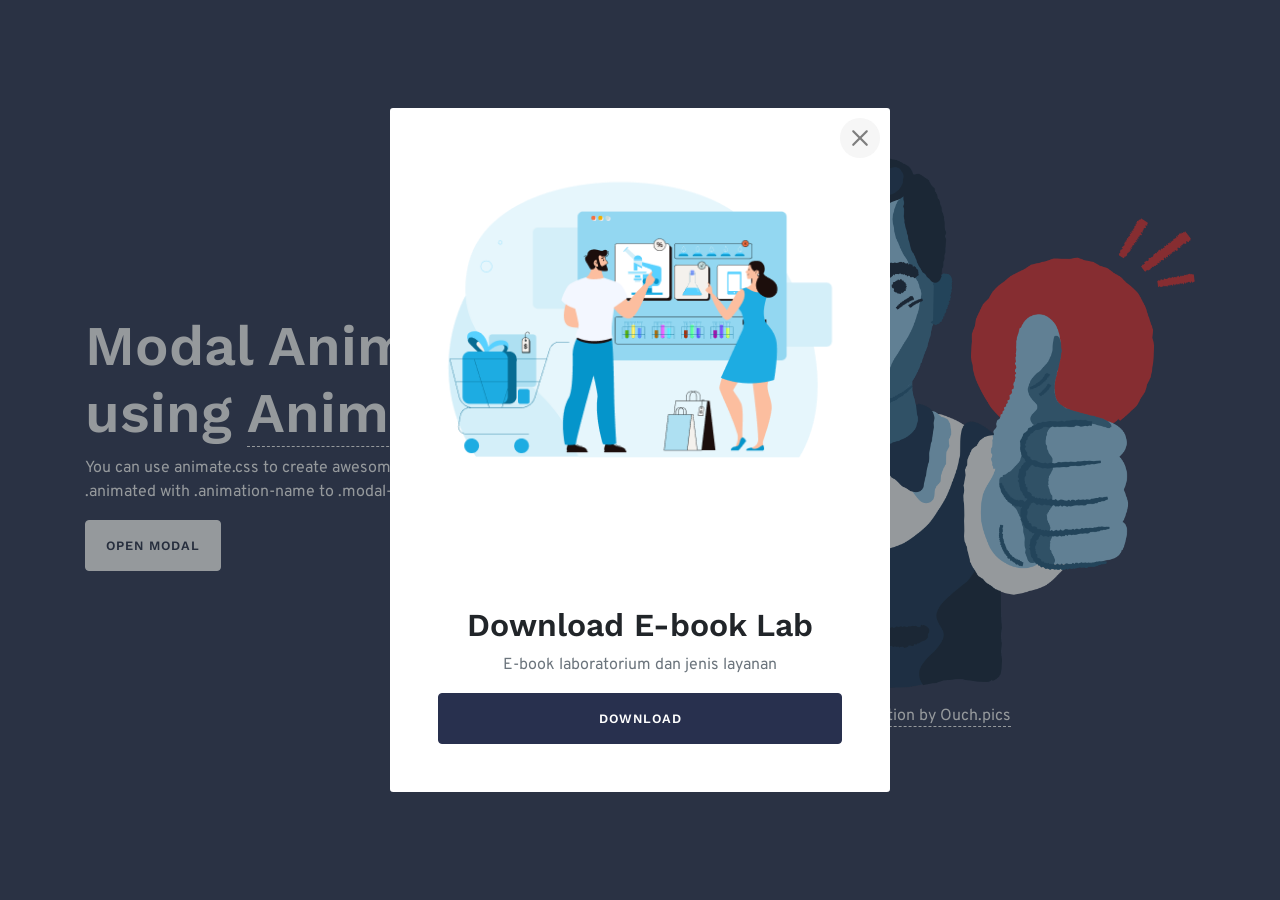
<file: lunar-atomui/example-animation.html>
<!doctype html>
<html lang="en">
<head>
    <title>Lunar -  Free Bootstrap Modal and Popups  </title>
    <!-- Required meta tags -->
    <meta charset="utf-8">
    <meta name="viewport" content="width=device-width, initial-scale=1, shrink-to-fit=no">
    <!-- Bootstrap CSS -->
    <link rel="stylesheet" href="assets/bootstrap/css/bootstrap.min.css">
    <!-- Lunar CSS -->
    <link rel="stylesheet" href="assets/css/lunar.css">
    <link rel="stylesheet" href="assets/css/demo.css">
    <!-- Fonts -->
    <link rel="stylesheet" href="assets/css/animate.min.css">
    <link href="https://fonts.googleapis.com/css?family=Work+Sans:600" rel="stylesheet">
    <link href="https://fonts.googleapis.com/css?family=Overpass:300,400,600,700,800,900" rel="stylesheet">
    <link rel="icon" type="image/x-icon" href="assets/img/lunar.png"/>
    <link rel="icon" href="assets/img/lunar.png" type="image/png" sizes="16x16">
</head>
<body>
    <header class="text-white" style="background-color: #28304e">
        <div class="container">
            <div class="row m-h-100">
                <div class="col-md-6 my-auto">
                    <h1 class="display-4 animated bounceIn font-worksans">Modal Animation using <a href="https://daneden.github.io/animate.css/" target="_blank" class="underline"> Animate.css</a></h1>
                    <p class="animated fadeIn">You can use animate.css to create awesome animations for modal just add .animated with .animation-name to .modal-dialog </p>
            <p>        <a href="#" data-toggle="modal" data-target="#demoModal" class="btn animated fadeIn btn-cta btn-cstm-light">open modal</a>
            </p>
                </div>
                <div class="text-center m-auto col-md-6 animated zoomIn">
                    <p>

                        <img class="mw-100" src="assets/img/cherry-done.png" alt="">
                    </p>
                    <p>
                        <a href="https://icons8.com" target="_blank" class="underline">illustration by Ouch.pics
                        </a>
                    </p>
                </div>
            </div>
        </div>
    </header>
    <!-- Modal -->
    <div class="modal fade auto-off"  id="demoModal"  tabindex="-1" role="dialog"
         aria-labelledby="demoModal" aria-hidden="true">
        <div class="modal-dialog animated zoomInDown modal-dialog-centered" role="document">
            <div class="modal-content">

                <div class="container-fluid">
                    <button type="button" class="close" data-dismiss="modal"
                            aria-label="Close">
                        <span aria-hidden="true">&times;</span>
                    </button>
                    <div class="row">
                        <div class="col-md-12 m-h-50 bg-img rounded-left" style="background-image: url('assets/img/about-left-image.png')">

                        </div>
                        <div class="col-md-12 text-center py-5 px-sm-5 ">

                            <h2>Download E-book Lab</h2>
                            <p class="text-muted">
                                E-book laboratorium dan jenis layanan
                            </p>
                            <form>


                                <button type="submit" class="btn btn-cstm-dark btn-block btn-cta" data-dismiss="modal" data-toggle="modal" data-target="#demoModal2" aria-label="Close">Download</button>
                            </form>
                        </div>
                    </div>
                </div>
            </div>
        </div>
    </div>
    <!-- Modal Ends -->
	
	<!-- Modal2 -->
<div class="modal fade auto-off "  id="demoModal2"  tabindex="-1" role="dialog"
     aria-labelledby="demoModal" aria-hidden="true">
    <div class="modal-dialog modal-dialog-centered  modal-lg  " role="document">
        <div class="modal-content">

            <div class="container-fluid">
                <button type="button" class="close" data-dismiss="modal"
                        aria-label="Close">
                    <span aria-hidden="true">&times;</span>
                </button>
                <div class="row">
                    <!--div class="col-md-6 bg-img rounded-left m-h-60 d-none d-sm-block" style="background-image: url('assets/img/frame3.png')"-->
					<div class="col-md-6 bg-img rounded-left m-h-60 d-none d-sm-block" style="background-image: url('https://images.unsplash.com/photo-1538943963832-856b555cd29b?ixlib=rb-1.2.1&ixid=eyJhcHBfaWQiOjEyMDd9&auto=format&fit=crop&w=634&q=80')">
                    </div>
                    <div class="col-md-6 py-5 px-sm-5 my-auto ">

                        <h2 class="pt-sm-3">Join our Mailing List</h2>
                        <p class="text-muted">
                            Isi email Anda untuk mendownload e-book
                        </p>
                        <form>
                            <div class="form-group">
                                <label for="exampleInputEmail1">Email address</label>
                                <input type="email" class="form-control" id="exampleInputEmail1" aria-describedby="emailHelp" placeholder="Enter email">
                                <small id="emailHelp" class="form-text text-muted">We'll never share your email with anyone else.</small>
                            </div>
							<p>
								<a class="btn btn-cstm-dark btn-block btn-cta" href="assets/doc/Ebook Laboratorium dan Jenis Layanannya.pdf" target="_blank">Download Sekarang
								</a>
							</p>
							<a href="assets/doc/Ebook Laboratorium dan Jenis Layanannya.pdf" target="_blank">
                            <!--button type="submit" class="btn btn-cstm-dark btn-block btn-cta" data-dismiss="modal" aria-label="Close">
								Download Sekarang
							</button-->
							</a>
                        </form>
                    </div>
                </div>
            </div>
        </div>
    </div>
</div>
<!-- Modal2 Ends -->




<!--end content here-->
<div id="image"></div>
<script src="assets/js/jquery.min.js"></script>
<script src="assets/js/popper.min.js"></script>
<script src="assets/bootstrap/js/bootstrap.min.js"></script>
<script src="assets/js/lunar.js"></script>

<script src="assets/js/demo.js"></script>
<script type="text/javascript">
    $(window).on('load', function() {
        $('#demoModal').modal('show');
    });
</script>

</body>
</html>
</file>
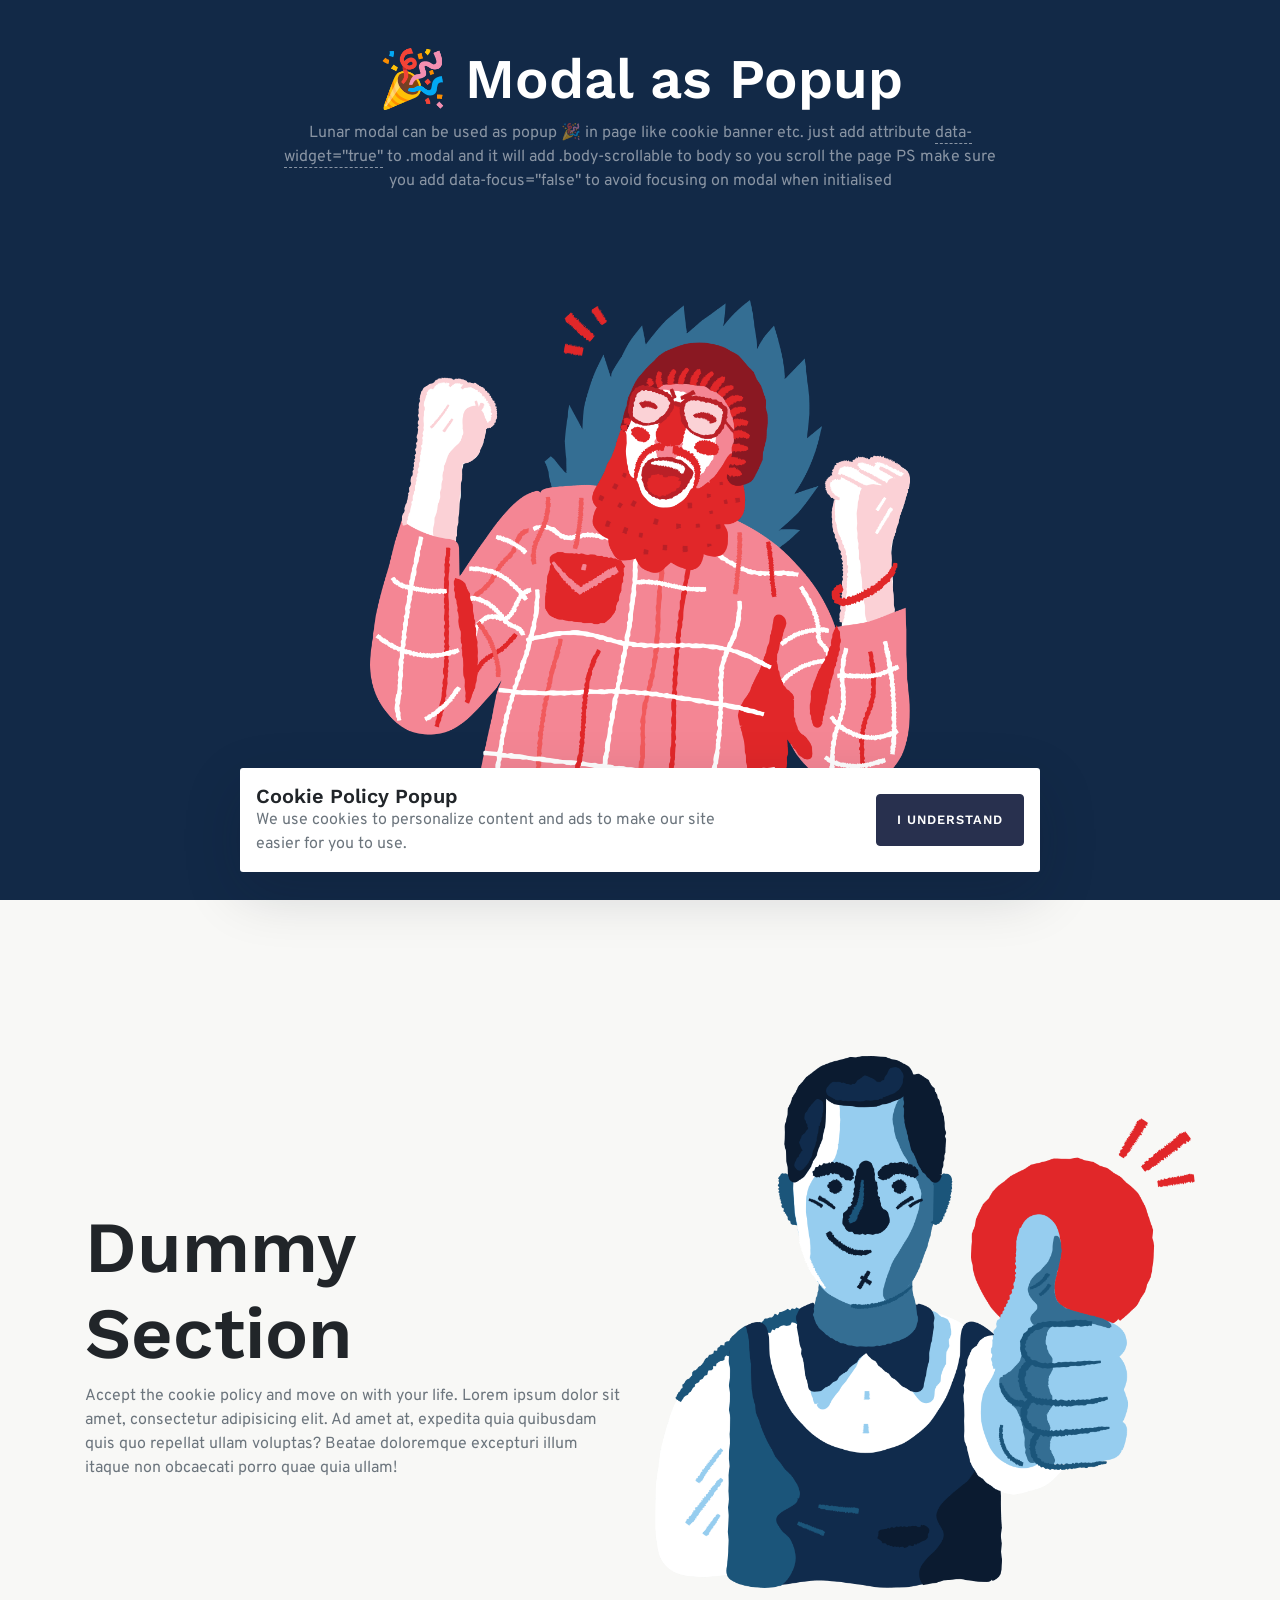
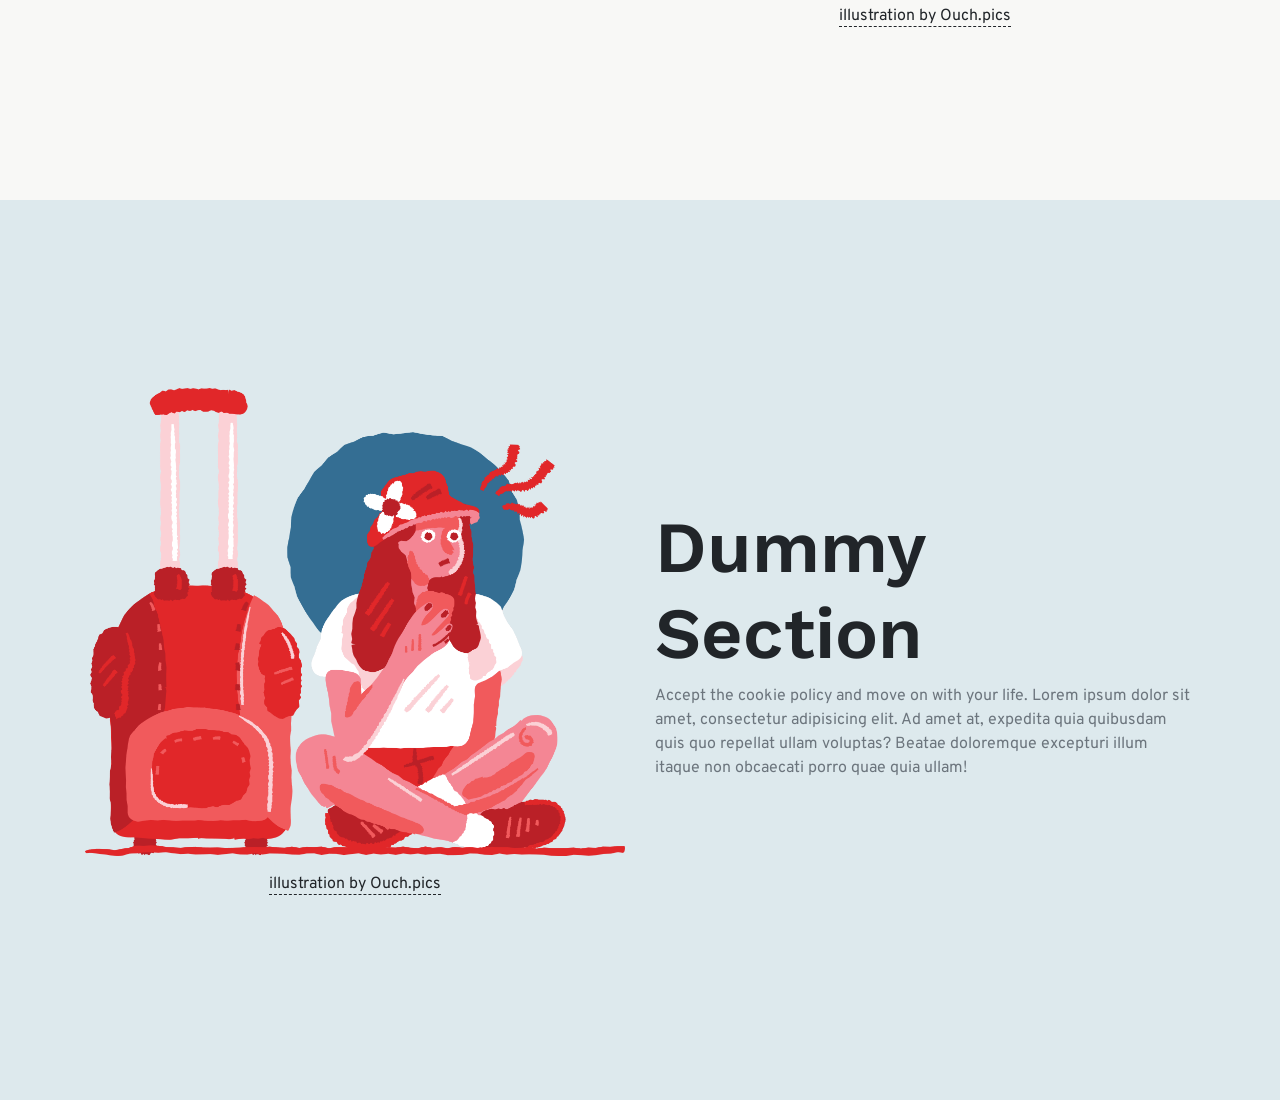
<file: lunar-atomui/example-popup.html>
<!doctype html>
<html lang="en">
<head>
    <title>Lunar -  Free Bootstrap Modal and Popups  </title>
    <!-- Required meta tags -->
    <meta charset="utf-8">
    <meta name="viewport" content="width=device-width, initial-scale=1, shrink-to-fit=no">
    <!-- Bootstrap CSS -->
    <link rel="stylesheet" href="assets/bootstrap/css/bootstrap.min.css">
    <!-- Lunar CSS -->
    <link rel="stylesheet" href="assets/css/lunar.css">
    <link rel="stylesheet" href="assets/css/demo.css">
    <!-- Fonts -->
    <link rel="stylesheet" href="assets/css/animate.min.css">
    <link href="https://fonts.googleapis.com/css?family=Work+Sans:600" rel="stylesheet">
    <link href="https://fonts.googleapis.com/css?family=Overpass:300,400,600,700,800,900" rel="stylesheet">
    <link rel="icon" type="image/x-icon" href="assets/img/lunar.png"/>
    <link rel="icon" href="assets/img/lunar.png" type="image/png" sizes="16x16">
</head>
<body>
    <header class="text-white" style="background-color: #122947">
        <div class="container">
            <div class="row m-h-100">
                <div class="col-md-8  text-center m-auto">
                    <h1 class="display-4   font-worksans">🎉 Modal as Popup </h1>
                    <p class=" fadeIn text-white-50">Lunar modal can be used as popup 🎉 in page like cookie banner etc. just add attribute <span class="underline">data-widget="true"</span> to .modal and it will add .body-scrollable to body so you scroll the page PS make sure you add data-focus="false" to avoid focusing on modal when initialised </p>
                </div>
                <div class="text-center m-auto col-md-6  ">
                    <p>

                        <img class="mw-100" src="assets/img/cherry-success.png" alt="">
                    </p>
                    <p>
                        <a href="https://icons8.com" target="_blank" class="underline">illustration by Ouch.pics
                        </a>
                    </p>
                </div>
            </div>
        </div>
    </header>
    <section class="" style="background-color: #f8f8f6" >
        <div class="container">
            <div class="row m-h-100">
                <div class="col-md-6 m-auto">

                    <h1 class="display-3 font-worksans">Dummy Section</h1>
                    <p class="text-muted">
                       Accept the cookie policy and move on with your life. Lorem ipsum dolor sit amet, consectetur adipisicing elit. Ad amet at, expedita quia quibusdam quis quo repellat ullam voluptas? Beatae doloremque excepturi illum itaque non obcaecati porro quae quia ullam!
                    </p>
                </div>
                <div class="text-center m-auto col-md-6 text-center  ">
                    <p>

                        <img class="mw-100" src="assets/img/cherry-done.png" alt="">
                    </p>
                    <p>
                        <a href="https://icons8.com" target="_blank" class="underline">illustration by Ouch.pics
                        </a>
                    </p>
                </div>
            </div>
        </div>
    </section>
    <section class="" style="background-color: #dde9ed" >
        <div class="container">
            <div class="row m-h-100">
                <div class="text-center m-auto col-md-6 text-center  ">
                    <p>

                        <img class="mw-100" src="assets/img/cherry-waiting.png" alt="">
                    </p>
                    <p>
                        <a href="https://icons8.com" target="_blank" class="underline">illustration by Ouch.pics
                        </a>
                    </p>
                </div>
                <div class="col-md-6 m-auto">

                    <h1 class="display-3 font-worksans">Dummy Section</h1>
                    <p class="text-muted">
                        Accept the cookie policy and move on with your life. Lorem ipsum dolor sit amet, consectetur adipisicing elit. Ad amet at, expedita quia quibusdam quis quo repellat ullam voluptas? Beatae doloremque excepturi illum itaque non obcaecati porro quae quia ullam!
                    </p>
                </div>

            </div>
        </div>
    </section>



    <!-- Modal -->
    <div class="modal fade modal-bottom-center "  data-focus="false" data-popup="true"   id="demoModal"  tabindex="-1" role="dialog"
         aria-labelledby="demoModal" aria-hidden="true">
        <div class="modal-dialog modal-lg" role="document">
            <div class="modal-content">

                <div class="modal-body">
                    <div class="row">
                        <div class="col-md-8 my-auto">
                            <div class="media align-items-center">
                                <div class="media-body">
                                    <h5 class="m-0">Cookie Policy Popup</h5>
                                    <p class="m-0 text-muted"> We use cookies to personalize content and ads to make our site easier for you to use. </p>
                                </div>
                            </div>
                        </div>
                        <div class="col-md-4 text-sm-right my-auto">
                            <a href="#" class="btn btn-cta btn-cstm-dark" data-dismiss="modal" aria-label="Close">i understand</a>
                        </div>
                    </div>
                </div>
            </div>
        </div>
    </div>
    <!-- Modal Ends -->

    <!-- Modal Ends -->




<!--end content here-->
<div id="image"></div>
<script src="assets/js/jquery.min.js"></script>
<script src="assets/js/popper.min.js"></script>
<script src="assets/bootstrap/js/bootstrap.min.js"></script>
<script src="assets/js/lunar.js"></script>

<script src="assets/js/demo.js"></script>
</body>
</html>
</file>
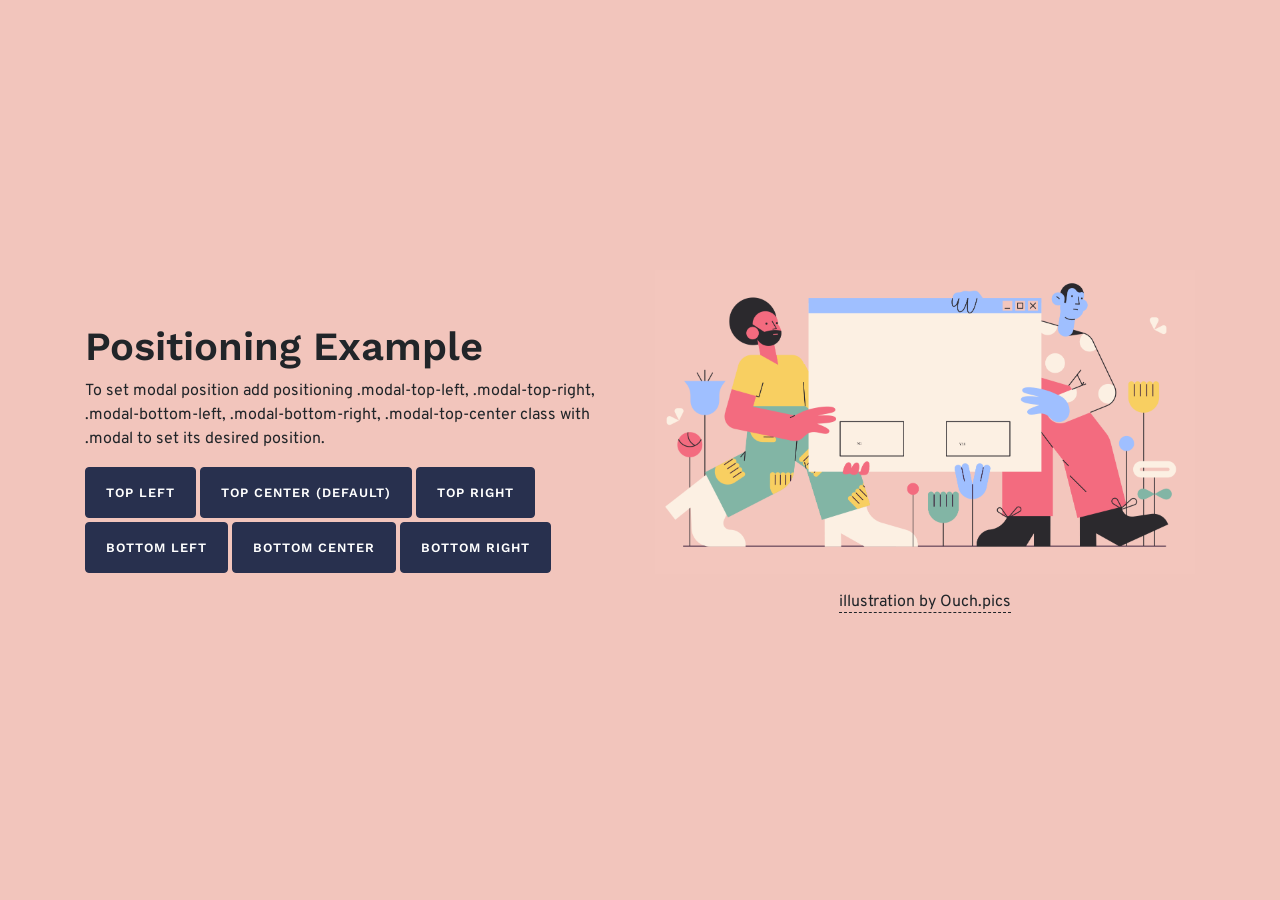
<file: lunar-atomui/example-position.html>
<!doctype html>
<html lang="en">
<head>
    <title>Lunar -  Free Bootstrap Modal and Popups  </title>
    <!-- Required meta tags -->
    <meta charset="utf-8">
    <meta name="viewport" content="width=device-width, initial-scale=1, shrink-to-fit=no">
    <!-- Bootstrap CSS -->
    <link rel="stylesheet" href="assets/bootstrap/css/bootstrap.min.css">
    <!-- Lunar CSS -->
    <link rel="stylesheet" href="assets/css/lunar.css">
    <link rel="stylesheet" href="assets/css/demo.css">
    <!-- Fonts -->
    <link rel="stylesheet" href="assets/css/animate.min.css">
    <link href="https://fonts.googleapis.com/css?family=Work+Sans:600" rel="stylesheet">
    <link href="https://fonts.googleapis.com/css?family=Overpass:300,400,600,700,800,900" rel="stylesheet">
    <link rel="icon" type="image/x-icon" href="assets/img/lunar.png"/>
    <link rel="icon" href="assets/img/lunar.png" type="image/png" sizes="16x16">
</head>
<body>
    <header class="" style="background-color: #f2c5bc">
        <div class="container">
            <div class="row m-h-100">
                <div class="col-md-6 my-auto">
                   <h1>
                       Positioning Example
                   </h1>
                    <p>
                        To set modal position add positioning .modal-top-left, .modal-top-right, .modal-bottom-left, .modal-bottom-right, .modal-top-center class with .modal to set its desired position.
                    </p>
                    <div>
                        <button type="button" class="btn btn-cstm-dark btn-cta mb-1" data-modal-position="modal-top-left">
                            Top Left
                        </button>
                        <button type="button" class="btn btn-cstm-dark btn-cta mb-1" data-modal-position="" >
                            Top Center (Default)
                        </button>
                        <button type="button" class="btn btn-cstm-dark btn-cta mb-1" data-modal-position="modal-top-right">
                            Top Right
                        </button>
                        <br>
                        <button type="button" class="btn btn-cstm-dark btn-cta mb-1" data-modal-position="modal-bottom-left">
                            Bottom Left
                        </button>
                        <button type="button" class="btn btn-cstm-dark btn-cta mb-1" data-modal-position="modal-bottom-center">
                            Bottom Center
                        </button>
                        <button type="button" class="btn btn-cstm-dark btn-cta mb-1" data-modal-position="modal-bottom-right">
                            Bottom Right
                        </button>


                    </div>
                </div>
                <div class="text-center m-auto col-md-6 animated zoomIn">
                    <p>

                        <img class="mw-100" src="assets/img/pablo-delete-confirmation.png" alt="">
                    </p>
                    <p>
                        <a href="https://icons8.com" target="_blank" class="underline">illustration by Ouch.pics
                        </a>
                    </p>
                </div>
            </div>
        </div>
    </header>
    <!-- Modal -->
    <div class="modal fade auto-off"  id="positionModal"  tabindex="-1" role="dialog"
         aria-labelledby="demoModal" aria-hidden="true">
        <div class="modal-dialog " role="document">
            <div class="modal-content">

                <div class="container-fluid">
                    <button type="button" class="close" data-dismiss="modal"
                            aria-label="Close">
                        <span aria-hidden="true">&times;</span>
                    </button>
                    <div class="row">
                        <div class="col-md-12 m-h-20 bg-img rounded-left" style="background-image: url('https://images.unsplash.com/photo-1525097596740-cb2a70e07e3b?ixlib=rb-1.2.1&ixid=eyJhcHBfaWQiOjEyMDd9&auto=format&fit=crop&w=1267&q=80')">

                        </div>
                        <div class="col-md-12 text-center py-5 px-sm-5 ">

                            <h2>Position Modal</h2>
                            <p class="text-muted">
                                Lorem ipsum dolor sit amet, consectetur adipisicing elit.
                            </p>
                            <form>


                                <button type="submit" class="btn btn-cstm-dark btn-block btn-cta" data-dismiss="modal" aria-label="Close">close modal</button>
                            </form>
                        </div>
                    </div>
                </div>
            </div>
        </div>
    </div>
    <!-- Modal Ends -->




<!--end content here-->
<div id="image"></div>
<script src="assets/js/jquery.min.js"></script>
<script src="assets/js/popper.min.js"></script>
<script src="assets/bootstrap/js/bootstrap.min.js"></script>
<script src="assets/js/lunar.js"></script>

<script src="assets/js/demo.js"></script>
</body>
</html>
</file>
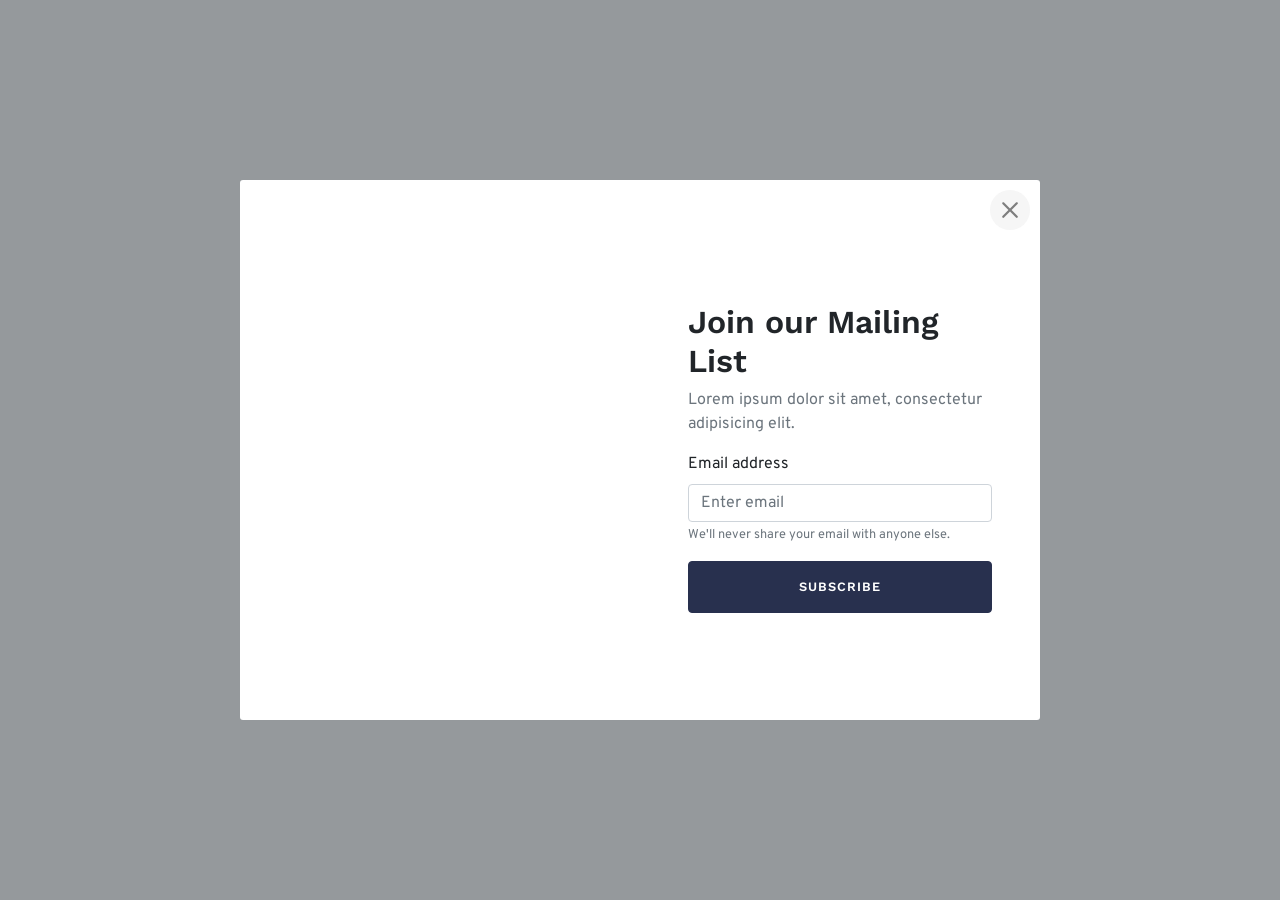
<file: lunar-atomui/modal-01.html>
<!doctype html>
<html lang="en">
<head>
    <title>Lunar -  Free Bootstrap Modal and Popups  </title>
    <!-- Required meta tags -->
    <meta charset="utf-8">
    <meta name="viewport" content="width=device-width, initial-scale=1, shrink-to-fit=no">
    <!-- Bootstrap CSS -->
    <link rel="stylesheet" href="assets/bootstrap/css/bootstrap.min.css">
    <!-- Lunar CSS -->
    <link rel="stylesheet" href="assets/css/lunar.css">
    <link rel="stylesheet" href="assets/css/demo.css">
    <!-- Fonts -->
    <link rel="stylesheet" href="assets/css/animate.min.css">
    <link href="https://fonts.googleapis.com/css?family=Work+Sans:600" rel="stylesheet">
    <link href="https://fonts.googleapis.com/css?family=Overpass:300,400,600,700,800,900" rel="stylesheet">
    <link rel="icon" type="image/x-icon" href="assets/img/lunar.png"/>
    <link rel="icon" href="assets/img/lunar.png" type="image/png" sizes="16x16">
</head>
<body>

<div class="demo-area">
    <button  type="button"  class="btn btn-dark btn-cta" data-toggle="modal" data-target="#demoModal">
        Open Modal
    </button>
</div>
<!-- Modal -->
<div class="modal fade   "  id="demoModal"  tabindex="-1" role="dialog"
     aria-labelledby="demoModal" aria-hidden="true">
    <div class="modal-dialog modal-dialog-centered  modal-lg  " role="document">
        <div class="modal-content">

            <div class="container-fluid">
                <button type="button" class="close" data-dismiss="modal"
                        aria-label="Close">
                    <span aria-hidden="true">&times;</span>
                </button>
                <div class="row">
                    <div class="col-md-6 bg-img rounded-left m-h-60 d-none d-sm-block" style="background-image: url('https://images.unsplash.com/photo-1538943963832-856b555cd29b?ixlib=rb-1.2.1&ixid=eyJhcHBfaWQiOjEyMDd9&auto=format&fit=crop&w=634&q=80')">

                    </div>
                    <div class="col-md-6 py-5 px-sm-5 my-auto ">

                        <h2 class="pt-sm-3">Join our Mailing List</h2>
                        <p class="text-muted">
                            Lorem ipsum dolor sit amet, consectetur adipisicing elit.
                        </p>
                        <form>
                            <div class="form-group">
                                <label for="exampleInputEmail1">Email address</label>
                                <input type="email" class="form-control" id="exampleInputEmail1" aria-describedby="emailHelp" placeholder="Enter email">
                                <small id="emailHelp" class="form-text text-muted">We'll never share your email with anyone else.</small>
                            </div>

                            <button type="submit" class="btn btn-cstm-dark btn-block btn-cta" data-dismiss="modal" aria-label="Close">Subscribe</button>
                        </form>
                    </div>
                </div>
            </div>
        </div>
    </div>
</div>
<!-- Modal Ends -->




<!--end content here-->
<div id="image"></div>
<script src="assets/js/jquery.min.js"></script>
<script src="assets/js/popper.min.js"></script>
<script src="assets/bootstrap/js/bootstrap.min.js"></script>
<script src="assets/js/lunar.js"></script>

<script src="assets/js/demo.js"></script>
</body>
</html>
</file>
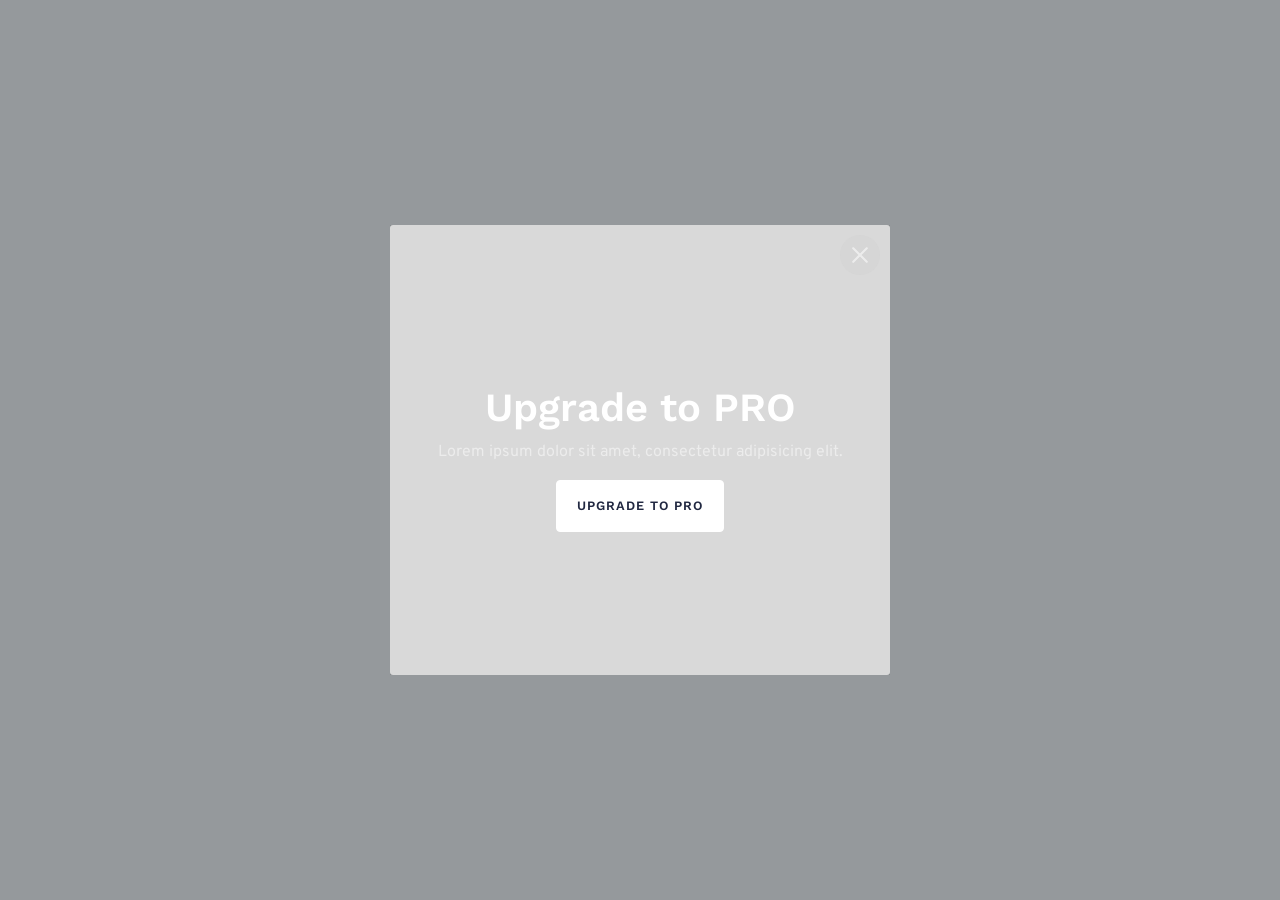
<file: lunar-atomui/modal-02.html>
<!doctype html>
<html lang="en">
<head>
    <title>Lunar -  Free Bootstrap Modal and Popups  </title>
    <!-- Required meta tags -->
    <meta charset="utf-8">
    <meta name="viewport" content="width=device-width, initial-scale=1, shrink-to-fit=no">
    <!-- Bootstrap CSS -->
    <link rel="stylesheet" href="assets/bootstrap/css/bootstrap.min.css">
    <!-- Lunar CSS -->
    <link rel="stylesheet" href="assets/css/lunar.css">
    <link rel="stylesheet" href="assets/css/demo.css">
    <!-- Fonts -->
    <link rel="stylesheet" href="assets/css/animate.min.css">
    <link href="https://fonts.googleapis.com/css?family=Work+Sans:600" rel="stylesheet">
    <link href="https://fonts.googleapis.com/css?family=Overpass:300,400,600,700,800,900" rel="stylesheet">
    <link rel="icon" type="image/x-icon" href="assets/img/lunar.png"/>
    <link rel="icon" href="assets/img/lunar.png" type="image/png" sizes="16x16">
</head>
<body>

<div class="demo-area">
    <button  type="button"  class="btn btn-dark btn-cta" data-toggle="modal" data-target="#demoModal">
        Open Modal
    </button>
</div>
<!-- Modal -->
<div class="modal fade  " id="demoModal"  tabindex="-1" role="dialog"
     aria-labelledby="demoModal" aria-hidden="true">
    <div class="modal-dialog  modal-dialog-centered " role="document">
        <div class="modal-content">
            <button type="button" class="close light" data-dismiss="modal"
                    aria-label="Close">
                <span aria-hidden="true">&times;</span>
            </button>

                    <div class=" bg-img rounded " style="background-image: url('https://images.unsplash.com/photo-1507065938252-17f453893fc3?ixlib=rb-1.2.1&ixid=eyJhcHBfaWQiOjEyMDd9&auto=format&fit=crop&w=700&q=80')">

                            <div class="overlay-light">
                                <div class="text-white text-center m-h-50 d-flex align-items-center justify-content-center">
                                    <div>
                                        <h1 class="pt-sm-3">Upgrade to PRO</h1>
                                        <p class="text-white-50"> Lorem ipsum dolor sit amet, consectetur adipisicing elit.

                                        </p>
                                        <a href="#" class="btn btn-cstm-light btn-cta" data-dismiss="modal" aria-label="Close" data-dismiss="modal" aria-label="Close">
                                            Upgrade to pro
                                        </a>
                                    </div>
                                </div>
                            </div>


                    </div>


        </div>
    </div>
</div>
<!-- Modal Ends -->




<!--end content here-->
<div id="image"></div>
<script src="assets/js/jquery.min.js"></script>
<script src="assets/js/popper.min.js"></script>
<script src="assets/bootstrap/js/bootstrap.min.js"></script>
<script src="assets/js/lunar.js"></script>

<script src="assets/js/demo.js"></script>
</body>
</html>
</file>
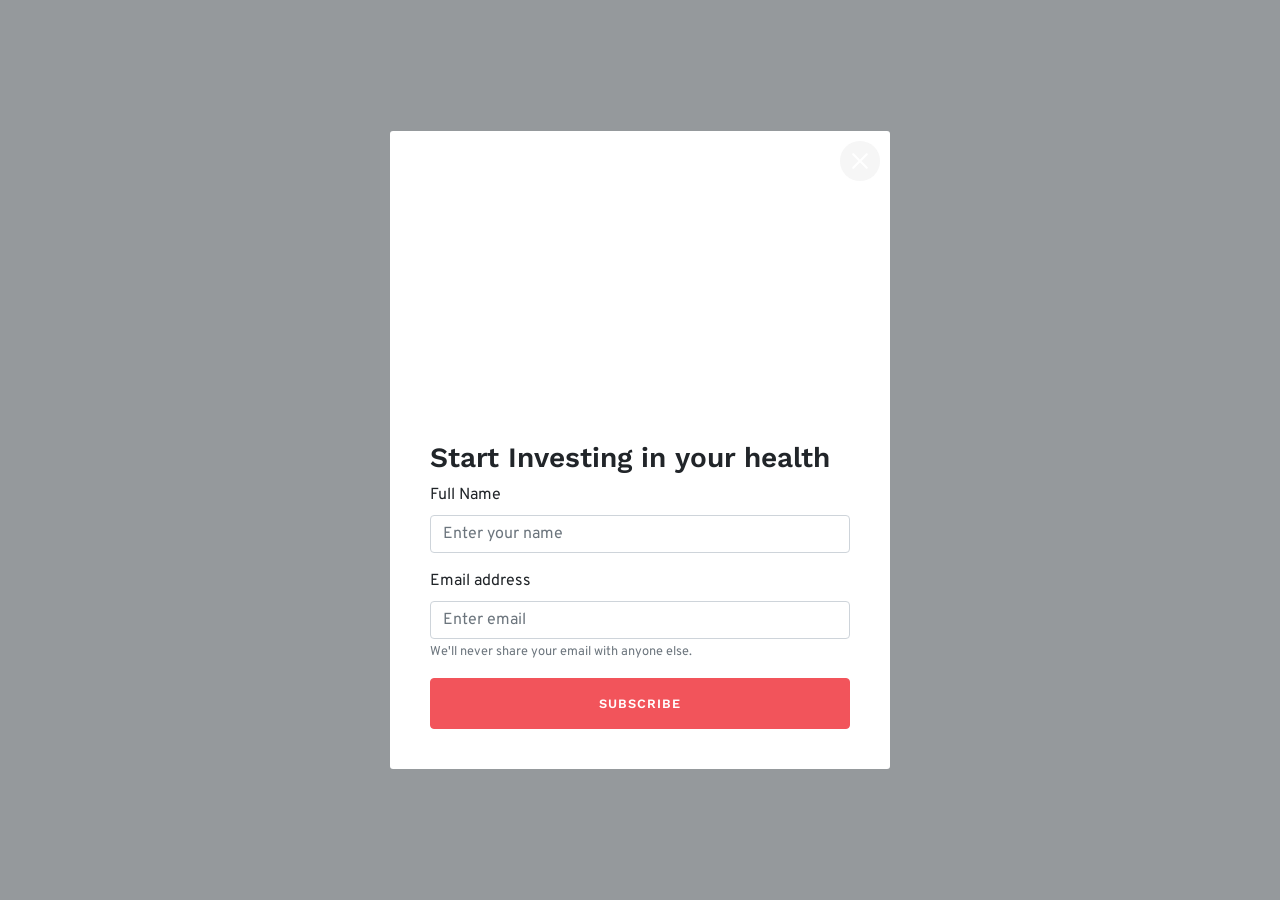
<file: lunar-atomui/modal-03.html>
<!doctype html>
<html lang="en">
<head>
    <title>Lunar -  Free Bootstrap Modal and Popups  </title>
    <!-- Required meta tags -->
    <meta charset="utf-8">
    <meta name="viewport" content="width=device-width, initial-scale=1, shrink-to-fit=no">
    <!-- Bootstrap CSS -->
    <link rel="stylesheet" href="assets/bootstrap/css/bootstrap.min.css">
    <!-- Lunar CSS -->
    <link rel="stylesheet" href="assets/css/lunar.css">
    <link rel="stylesheet" href="assets/css/demo.css">
    <!-- Fonts -->
    <link rel="stylesheet" href="assets/css/animate.min.css">
    <link href="https://fonts.googleapis.com/css?family=Work+Sans:600" rel="stylesheet">
    <link href="https://fonts.googleapis.com/css?family=Overpass:300,400,600,700,800,900" rel="stylesheet">
    <link rel="icon" type="image/x-icon" href="assets/img/lunar.png"/>
    <link rel="icon" href="assets/img/lunar.png" type="image/png" sizes="16x16">
</head>
<body>

<div class="demo-area">
    <button  type="button"  class="btn btn-dark btn-cta" data-toggle="modal" data-target="#demoModal">
        Open Modal
    </button>
</div>
    <!-- Modal -->
    <div class="modal fade  " id="demoModal"  tabindex="-1" role="dialog"
         aria-labelledby="demoModal" aria-hidden="true">
        <div class="modal-dialog  modal-dialog-centered " role="document">
            <div class="modal-content">
                <button type="button" class="close light" data-dismiss="modal"
                        aria-label="Close">
                    <span aria-hidden="true">&times;</span>
                </button>

                <div class="m-h-30 bg-img rounded-top " style="background-image: url('https://images.unsplash.com/photo-1543363136-3fdb62e11be5?ixlib=rb-1.2.1&ixid=eyJhcHBfaWQiOjEyMDd9&auto=format&fit=crop&w=800&q=80')">

                </div>
                <div class="modal-body">
                    <form class="px-sm-4 py-sm-4">
                        <h3>Start Investing in your health</h3>
                        <div class="form-group">

                            <label for="exampleInputtext1">Full Name</label>
                            <input type="text" class="form-control" id="exampleInputtext1" aria-describedby="textHelp" placeholder="Enter your name">
                        </div>

                        <div class="form-group">

                            <label for="exampleInputEmail1">Email address</label>
                            <input type="email" class="form-control" id="exampleInputEmail1" aria-describedby="emailHelp" placeholder="Enter email">
                            <small id="emailHelp" class="form-text text-muted">We'll never share your email with anyone else.</small>
                        </div>

                        <button type="submit" class="btn btn-cstm-danger btn-cta btn-block" data-dismiss="modal" aria-label="Close">Subscribe</button>
                    </form>
                </div>


            </div>
        </div>
    </div>
    <!-- Modal Ends -->




<!--end content here-->
<div id="image"></div>
<script src="assets/js/jquery.min.js"></script>
<script src="assets/js/popper.min.js"></script>
<script src="assets/bootstrap/js/bootstrap.min.js"></script>
<script src="assets/js/lunar.js"></script>

<script src="assets/js/demo.js"></script>
</body>
</html>
</file>
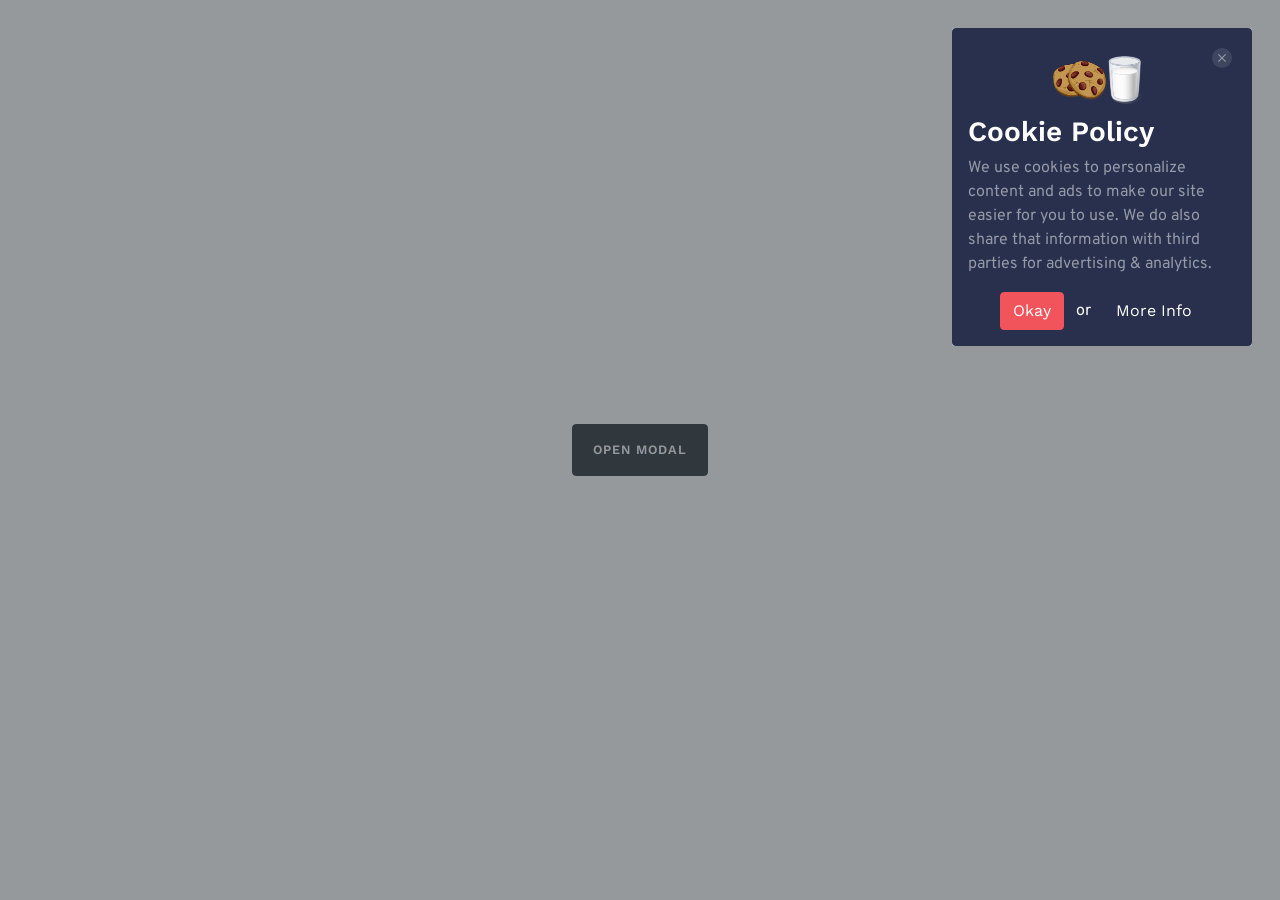
<file: lunar-atomui/modal-04.html>
<!doctype html>
<html lang="en">
<head>
    <title>Lunar -  Free Bootstrap Modal and Popups  </title>
    <!-- Required meta tags -->
    <meta charset="utf-8">
    <meta name="viewport" content="width=device-width, initial-scale=1, shrink-to-fit=no">
    <!-- Bootstrap CSS -->
    <link rel="stylesheet" href="assets/bootstrap/css/bootstrap.min.css">
    <!-- Lunar CSS -->
    <link rel="stylesheet" href="assets/css/lunar.css">
    <link rel="stylesheet" href="assets/css/demo.css">
    <!-- Fonts -->
    <link rel="stylesheet" href="assets/css/animate.min.css">
    <link href="https://fonts.googleapis.com/css?family=Work+Sans:600" rel="stylesheet">
    <link href="https://fonts.googleapis.com/css?family=Overpass:300,400,600,700,800,900" rel="stylesheet">
    <link rel="icon" type="image/x-icon" href="assets/img/lunar.png"/>
    <link rel="icon" href="assets/img/lunar.png" type="image/png" sizes="16x16">
</head>
<body>

<div class="demo-area">
    <button  type="button"  class="btn btn-dark btn-cta" data-toggle="modal" data-target="#demoModal">
        Open Modal
    </button>
</div>
    <!-- Modal -->
    <div class="modal fade  modal-top-right"     id="demoModal"  tabindex="-1" role="dialog"
         aria-labelledby="demoModal" aria-hidden="true">
        <div class="modal-dialog modal-sm   " role="document">
            <div class="modal-content">
                <button type="button" class="close size-sm light" data-dismiss="modal"
                        aria-label="Close">
                    <span aria-hidden="true">&times;</span>
                </button>

                <div class="modal-body bg-rhino text-white rounded">
                   <div class="pt-2 pb-2 text-center" >
                       <img src="assets/img/cookie.png" alt="cookie" width="100">
                   </div>
                    <h3 class="">Cookie Policy
                    </h3>
                    <p class="text-white-50">
                        We use cookies to personalize content and ads to make our site easier for you to use.
                        We do also share that information with third parties for advertising & analytics.
                    </p>
                    <div class="text-center">
                        <a href="#" class="btn btn-cstm-danger  mr-2" data-dismiss="modal" aria-label="Close">Okay</a>
                        or <a href="#!" data-dismiss="modal" aria-label="Close" class="ml-2 btn btn-cstm-dark">More Info</a>
                    </div>
                </div>


            </div>
        </div>
    </div>
    <!-- Modal Ends -->




<!--end content here-->
<div id="image"></div>
<script src="assets/js/jquery.min.js"></script>
<script src="assets/js/popper.min.js"></script>
<script src="assets/bootstrap/js/bootstrap.min.js"></script>
<script src="assets/js/lunar.js"></script>

<script src="assets/js/demo.js"></script>
</body>
</html>
</file>
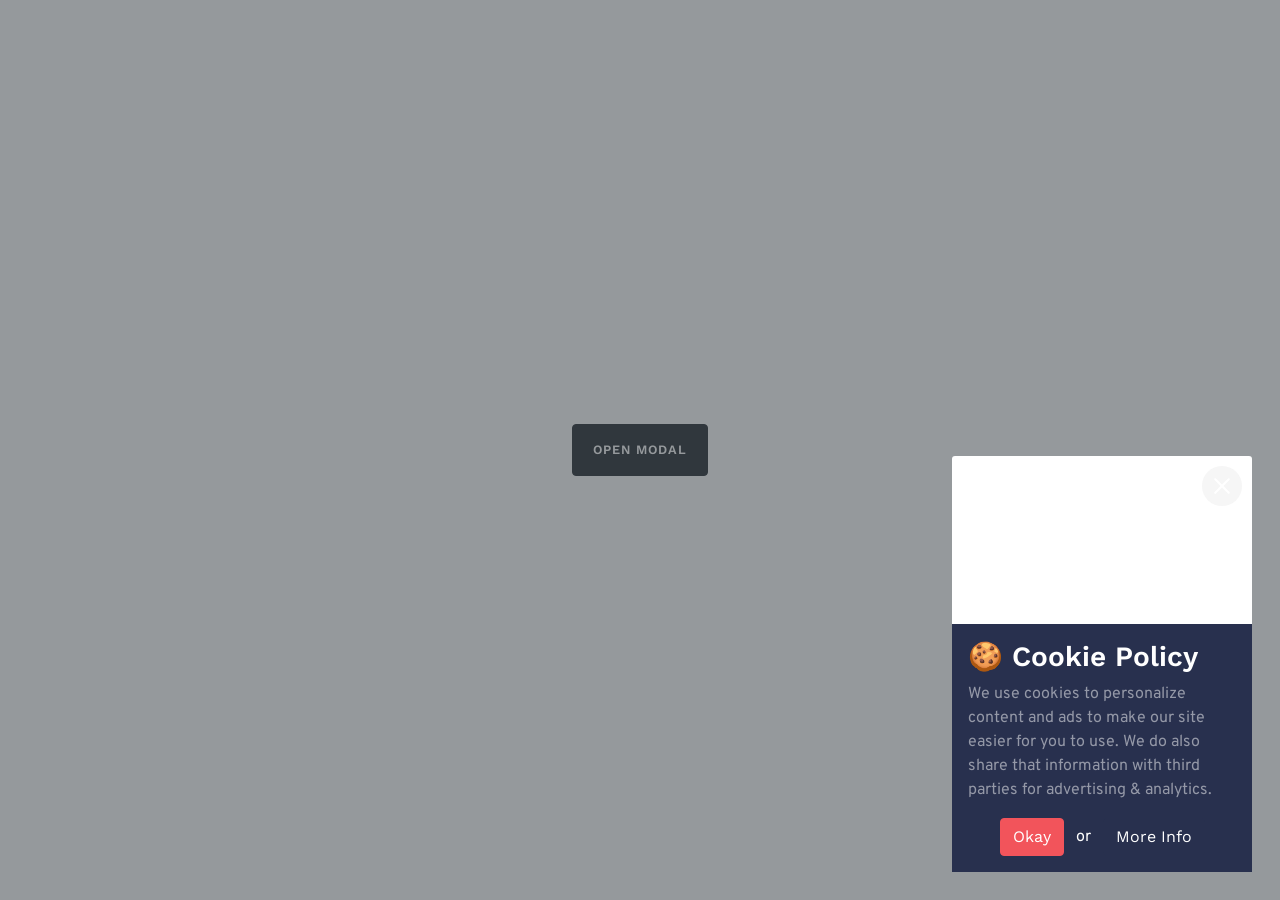
<file: lunar-atomui/modal-05.html>
<!doctype html>
<html lang="en">
<head>
    <title>Lunar -  Free Bootstrap Modal and Popups  </title>
    <!-- Required meta tags -->
    <meta charset="utf-8">
    <meta name="viewport" content="width=device-width, initial-scale=1, shrink-to-fit=no">
    <!-- Bootstrap CSS -->
    <link rel="stylesheet" href="assets/bootstrap/css/bootstrap.min.css">
    <!-- Lunar CSS -->
    <link rel="stylesheet" href="assets/css/lunar.css">
    <link rel="stylesheet" href="assets/css/demo.css">
    <!-- Fonts -->
    <link rel="stylesheet" href="assets/css/animate.min.css">
    <link href="https://fonts.googleapis.com/css?family=Work+Sans:600" rel="stylesheet">
    <link href="https://fonts.googleapis.com/css?family=Overpass:300,400,600,700,800,900" rel="stylesheet">
    <link rel="icon" type="image/x-icon" href="assets/img/lunar.png"/>
    <link rel="icon" href="assets/img/lunar.png" type="image/png" sizes="16x16">
</head>
<body>

<div class="demo-area">
    <button  type="button"  class="btn btn-dark btn-cta" data-toggle="modal" data-target="#demoModal">
        Open Modal
    </button>
</div>
    <!-- Modal -->
    <div class="modal fade  modal-bottom-right"     id="demoModal"  tabindex="-1" role="dialog"
         aria-labelledby="demoModal" aria-hidden="true">
        <div class="modal-dialog modal-sm   " role="document">
            <div class="modal-content">
                <button type="button" class="close light" data-dismiss="modal"
                        aria-label="Close">
                    <span aria-hidden="true">&times;</span>
                </button>
                <div class="pointer-events-none">
                    <div class="rounded-top" style="width:100%;height:0;padding-bottom:56%;position:relative;"><iframe src="https://giphy.com/embed/xT0xeMA62E1XIlup68" width="100%" height="100%" style="position:absolute" frameBorder="0" class="giphy-embed" allowFullScreen></iframe></div>
                </div>
                <div class="modal-body bg-rhino text-white ">

                    <h3 class=""> 🍪 Cookie Policy
                    </h3>
                    <p class="text-white-50">
                        We use cookies to personalize content and ads to make our site easier for you to use.
                        We do also share that information with third parties for advertising & analytics.
                    </p>
                    <div class="text-center">
                        <a href="#" class="btn btn-cstm-danger  mr-2" data-dismiss="modal" aria-label="Close">Okay</a>
                        or <a href="#!" data-dismiss="modal" aria-label="Close" class="ml-2 btn btn-cstm-dark">More Info</a>
                    </div>
                </div>


            </div>
        </div>
    </div>
    <!-- Modal Ends -->




<!--end content here-->
<div id="image"></div>
<script src="assets/js/jquery.min.js"></script>
<script src="assets/js/popper.min.js"></script>
<script src="assets/bootstrap/js/bootstrap.min.js"></script>
<script src="assets/js/lunar.js"></script>

<script src="assets/js/demo.js"></script>
</body>
</html>
</file>
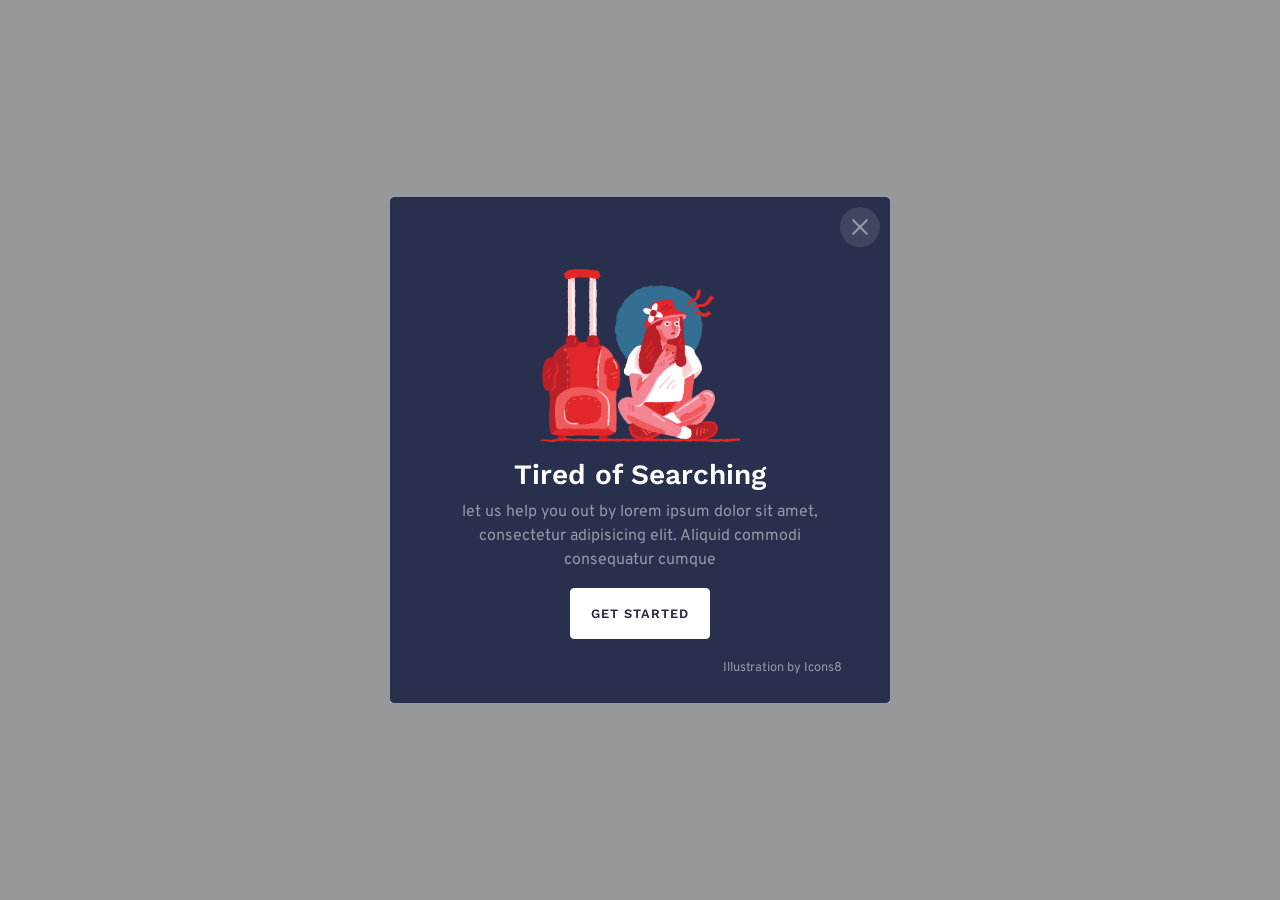
<file: lunar-atomui/modal-07.html>
<!doctype html>
<html lang="en">
<head>
    <title>Lunar -  Free Bootstrap Modal and Popups  </title>
    <!-- Required meta tags -->
    <meta charset="utf-8">
    <meta name="viewport" content="width=device-width, initial-scale=1, shrink-to-fit=no">
    <!-- Bootstrap CSS -->
    <link rel="stylesheet" href="assets/bootstrap/css/bootstrap.min.css">
    <!-- Lunar CSS -->
    <link rel="stylesheet" href="assets/css/lunar.css">
    <link rel="stylesheet" href="assets/css/demo.css">
    <!-- Fonts -->
    <link rel="stylesheet" href="assets/css/animate.min.css">
    <link href="https://fonts.googleapis.com/css?family=Work+Sans:600" rel="stylesheet">
    <link href="https://fonts.googleapis.com/css?family=Overpass:300,400,600,700,800,900" rel="stylesheet">
    <link rel="icon" type="image/x-icon" href="assets/img/lunar.png"/>
    <link rel="icon" href="assets/img/lunar.png" type="image/png" sizes="16x16">
</head>
<body>

<div class="demo-area">
    <button  type="button"  class="btn btn-dark btn-cta" data-toggle="modal" data-target="#demoModal">
        Open Modal
    </button>
</div>
    <!-- Modal -->
    <div class="modal fade "   id="demoModal"  tabindex="-1" role="dialog"
         aria-labelledby="demoModal" aria-hidden="true">
        <div class="modal-dialog  modal-dialog-centered  " role="document">
            <div class="modal-content">
               <div class="modal-body rounded bg-rhino py-sm-4 px-sm-5">

                   <button type="button" class="close light" data-dismiss="modal"
                           aria-label="Close">
                       <span aria-hidden="true">&times;</span>
                   </button>
                   <div class="text-center text-white pt-5">
                       <img class="mw-100" src="assets/img/cherry-waiting.png" width="200">
                        <h3 class="pt-3">Tired of Searching</h3>
                       <p class="text-white-50">
                          let us help you out by lorem ipsum dolor sit amet, consectetur adipisicing elit. Aliquid commodi consequatur cumque
                       </p>
                       <a href="#" class="btn btn-cstm-light btn-cta">get started</a>
                   </div>


                   <div class="pt-3 text-right">
                       <small  class=" text-white-50"><a class="text-white-50" target="_blank" href="https://icons8.com">Illustration by Icons8</a></small>
                   </div>

               </div>

            </div>
        </div>
    </div>
    <!-- Modal Ends -->




<!--end content here-->
<div id="image"></div>
<script src="assets/js/jquery.min.js"></script>
<script src="assets/js/popper.min.js"></script>
<script src="assets/bootstrap/js/bootstrap.min.js"></script>
<script src="assets/js/lunar.js"></script>

<script src="assets/js/demo.js"></script>
</body>
</html>
</file>
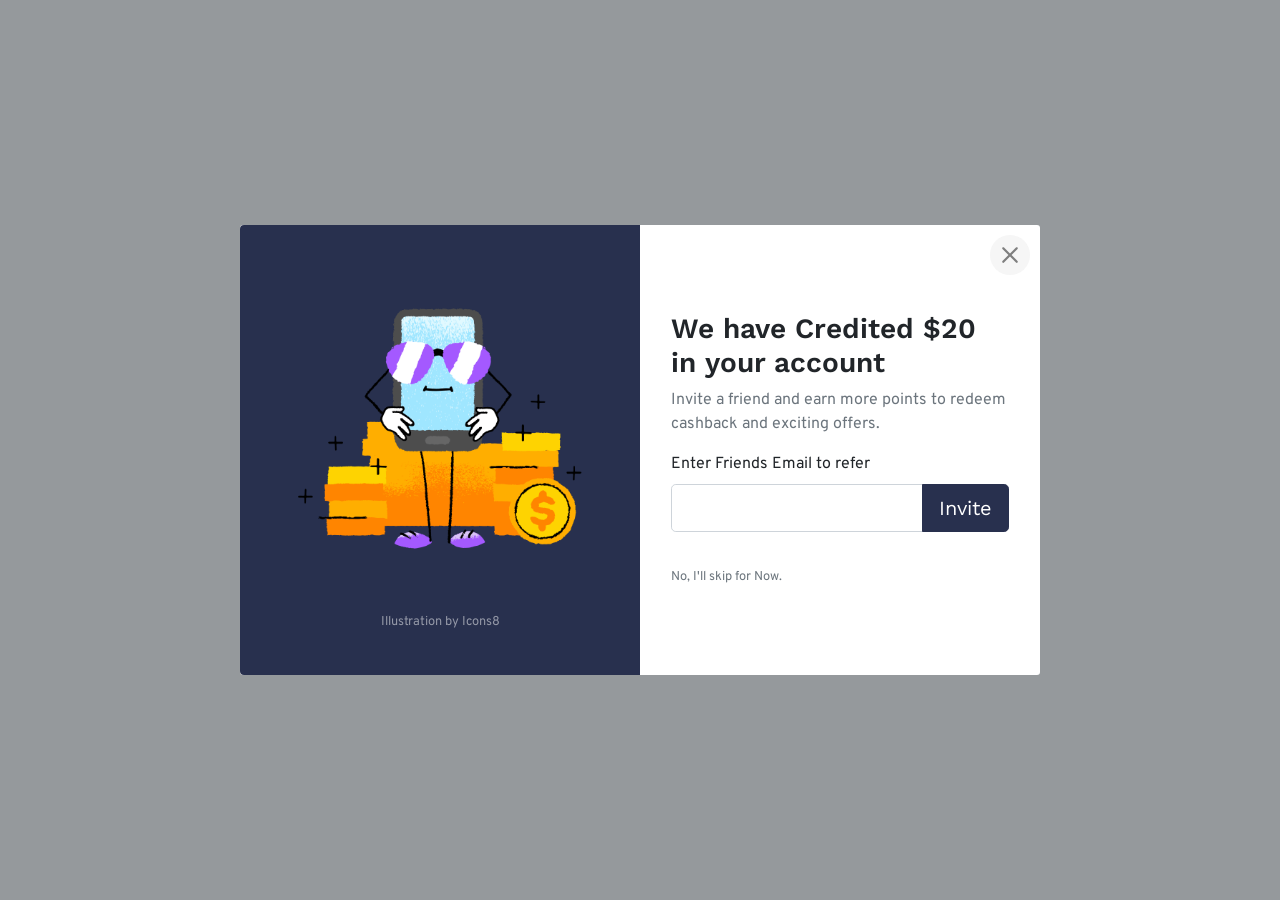
<file: lunar-atomui/modal-08.html>
<!doctype html>
<html lang="en">
<head>
    <title>Lunar -  Free Bootstrap Modal and Popups  </title>
    <!-- Required meta tags -->
    <meta charset="utf-8">
    <meta name="viewport" content="width=device-width, initial-scale=1, shrink-to-fit=no">
    <!-- Bootstrap CSS -->
    <link rel="stylesheet" href="assets/bootstrap/css/bootstrap.min.css">
    <!-- Lunar CSS -->
    <link rel="stylesheet" href="assets/css/lunar.css">
    <link rel="stylesheet" href="assets/css/demo.css">
    <!-- Fonts -->
    <link rel="stylesheet" href="assets/css/animate.min.css">
    <link href="https://fonts.googleapis.com/css?family=Work+Sans:600" rel="stylesheet">
    <link href="https://fonts.googleapis.com/css?family=Overpass:300,400,600,700,800,900" rel="stylesheet">
    <link rel="icon" type="image/x-icon" href="assets/img/lunar.png"/>
    <link rel="icon" href="assets/img/lunar.png" type="image/png" sizes="16x16">
</head>
<body>

<div class="demo-area">
    <button  type="button"  class="btn btn-dark btn-cta" data-toggle="modal" data-target="#demoModal">
        Open Modal
    </button>
</div>
    <!-- Modal -->
    <div class="modal fade "   id="demoModal"  tabindex="-1" role="dialog"
         aria-labelledby="demoModal" aria-hidden="true">
        <div class="modal-dialog modal-lg  modal-dialog-centered  " role="document">
            <div class="modal-content">
                <button type="button" class="close " data-dismiss="modal"
                        aria-label="Close">
                    <span aria-hidden="true">&times;</span>
                </button>
                <div class="container-fluid">
                    <div class="row">
                        <div class="col-md-6 bg-rhino rounded-left d-flex align-items-center text-center justify-content-center">
                          <div>
                              <img src="assets/img/mirage-payment-processed.png" class="mw-100" width="" alt="">
                              <div class="pt-3 ">
                                  <small  class=" text-white-50"><a class="text-white-50" target="_blank" href="https://icons8.com">Illustration by Icons8</a></small>
                              </div>
                          </div>
                        </div>
                        <div class="col-md-6 m-h-50 d-flex align-items-center justify-content-center">
                          <div class="px-sm-3">
                              <h3>We have Credited $20 in your account</h3>
                              <p class="text-muted">
                                  Invite a friend and earn more points to redeem cashback and exciting offers.
                              </p>

                              <form action="">
                                  <label for="button-addon1">Enter Friends Email to refer</label>

                                  <div class="input-group input-group-lg mb-3">
                                      <input type="text" class="form-control" placeholder="" aria-label="Example text with button addon" aria-describedby="button-addon1">
                                      <div class="input-group-append">
                                          <button class="btn btn-cstm-dark" type="button" id="button-addon1">Invite</button>
                                      </div>
                                  </div>
                              </form>
                              <div class="pt-3 ">
                                  <small  ><a href="#" data-dismiss="modal" aria-label="Close" class="text-muted">No, I'll skip for Now.</a></small>
                              </div>
                          </div>
                        </div>
                    </div>
                </div>


            </div>
        </div>
    </div>
    <!-- Modal Ends -->




<!--end content here-->
<div id="image"></div>
<script src="assets/js/jquery.min.js"></script>
<script src="assets/js/popper.min.js"></script>
<script src="assets/bootstrap/js/bootstrap.min.js"></script>
<script src="assets/js/lunar.js"></script>

<script src="assets/js/demo.js"></script>
</body>
</html>
</file>
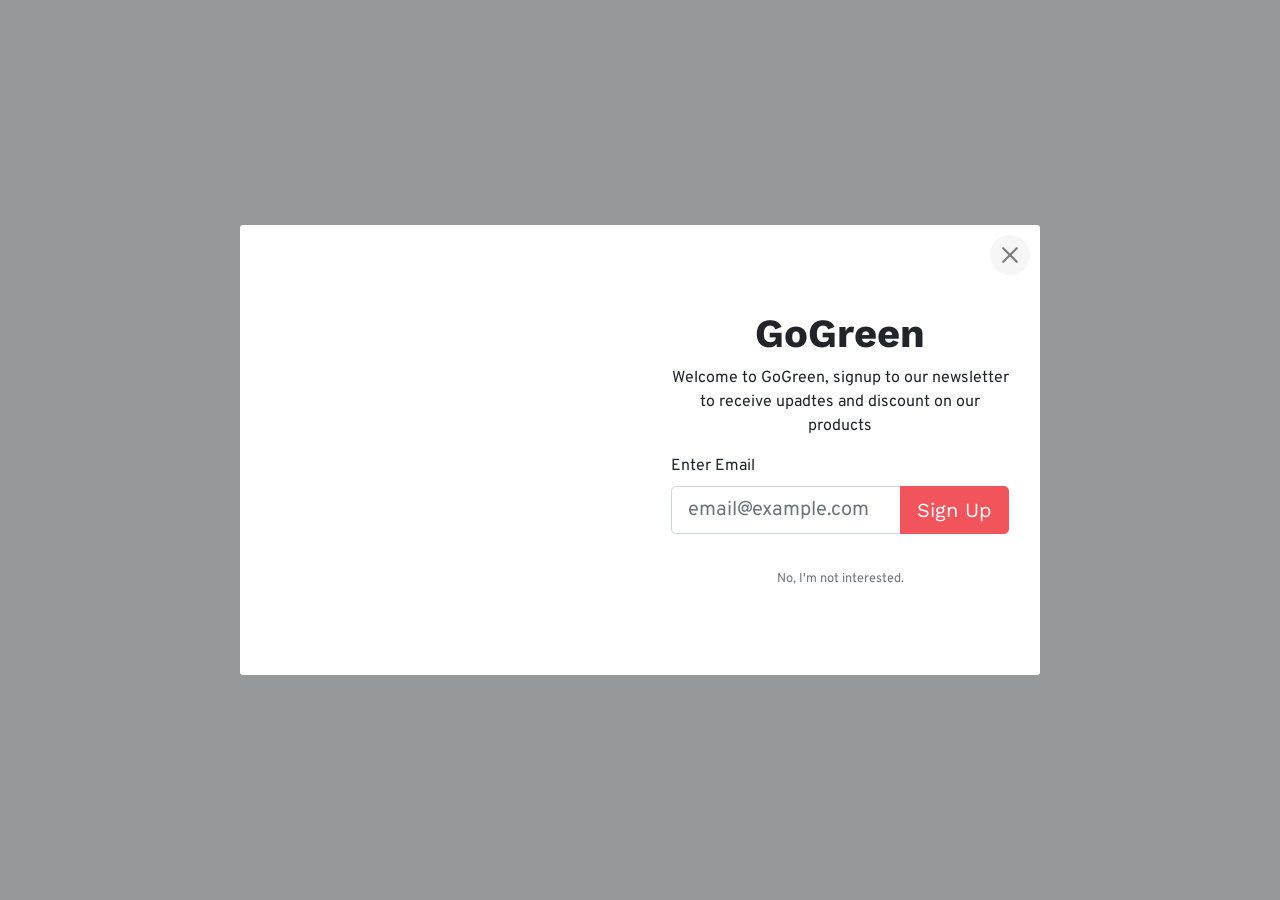
<file: lunar-atomui/modal-09.html>
<!doctype html>
<html lang="en">
<head>
    <title>Lunar -  Free Bootstrap Modal and Popups  </title>
    <!-- Required meta tags -->
    <meta charset="utf-8">
    <meta name="viewport" content="width=device-width, initial-scale=1, shrink-to-fit=no">
    <!-- Bootstrap CSS -->
    <link rel="stylesheet" href="assets/bootstrap/css/bootstrap.min.css">
    <!-- Lunar CSS -->
    <link rel="stylesheet" href="assets/css/lunar.css">
    <link rel="stylesheet" href="assets/css/demo.css">
    <!-- Fonts -->
    <link rel="stylesheet" href="assets/css/animate.min.css">
    <link href="https://fonts.googleapis.com/css?family=Work+Sans:600" rel="stylesheet">
    <link href="https://fonts.googleapis.com/css?family=Overpass:300,400,600,700,800,900" rel="stylesheet">
    <link rel="icon" type="image/x-icon" href="assets/img/lunar.png"/>
    <link rel="icon" href="assets/img/lunar.png" type="image/png" sizes="16x16">
</head>
<body>

<div class="demo-area">
    <button  type="button"  class="btn btn-dark btn-cta" data-toggle="modal" data-target="#demoModal">
        Open Modal
    </button>
</div>
    <!-- Modal -->
    <div class="modal fade "   id="demoModal"  tabindex="-1" role="dialog"
         aria-labelledby="demoModal" aria-hidden="true">
        <div class="modal-dialog modal-lg  modal-dialog-centered  " role="document">
            <div class="modal-content">
                <button type="button" class="close " data-dismiss="modal"
                        aria-label="Close">
                    <span aria-hidden="true">&times;</span>
                </button>
                <div class="container-fluid">
                    <div class="row">
                        <div class="col-md-6 bg-img" style="background-image: url('https://images.unsplash.com/photo-1543364038-840000a90245?ixlib=rb-1.2.1&ixid=eyJhcHBfaWQiOjEyMDd9&auto=format&fit=crop&w=701&q=80')">

                        </div>
                        <div class="col-md-6 text-center m-h-50 d-flex align-items-center justify-content-center">
                            <div class="px-sm-3">
                                <h1 class="font-weight-bold"> GoGreen </h1>
                                <p>
                                    Welcome to GoGreen, signup to our newsletter to receive upadtes and discount on our products
                                </p>

                                <form action="">
                                    <label for="button-addon1" class="d-block text-left">Enter Email</label>

                                    <div class="input-group input-group-lg mb-3">
                                        <input type="text" class="form-control" placeholder="email@example.com" aria-label="Example text with button addon" aria-describedby="button-addon1">
                                        <div class="input-group-append">
                                            <button class="btn btn-cstm-danger" type="button" id="button-addon1">Sign Up</button>
                                        </div>
                                    </div>
                                </form>
                                <div class="pt-3 ">
                                    <small  ><a href="#" data-dismiss="modal" aria-label="Close" class="text-muted">No, I'm not interested.</a></small>
                                </div>
                            </div>
                        </div>
                    </div>
                </div>


            </div>
        </div>
    </div>
    <!-- Modal Ends -->




<!--end content here-->
<div id="image"></div>
<script src="assets/js/jquery.min.js"></script>
<script src="assets/js/popper.min.js"></script>
<script src="assets/bootstrap/js/bootstrap.min.js"></script>
<script src="assets/js/lunar.js"></script>

<script src="assets/js/demo.js"></script>
</body>
</html>
</file>
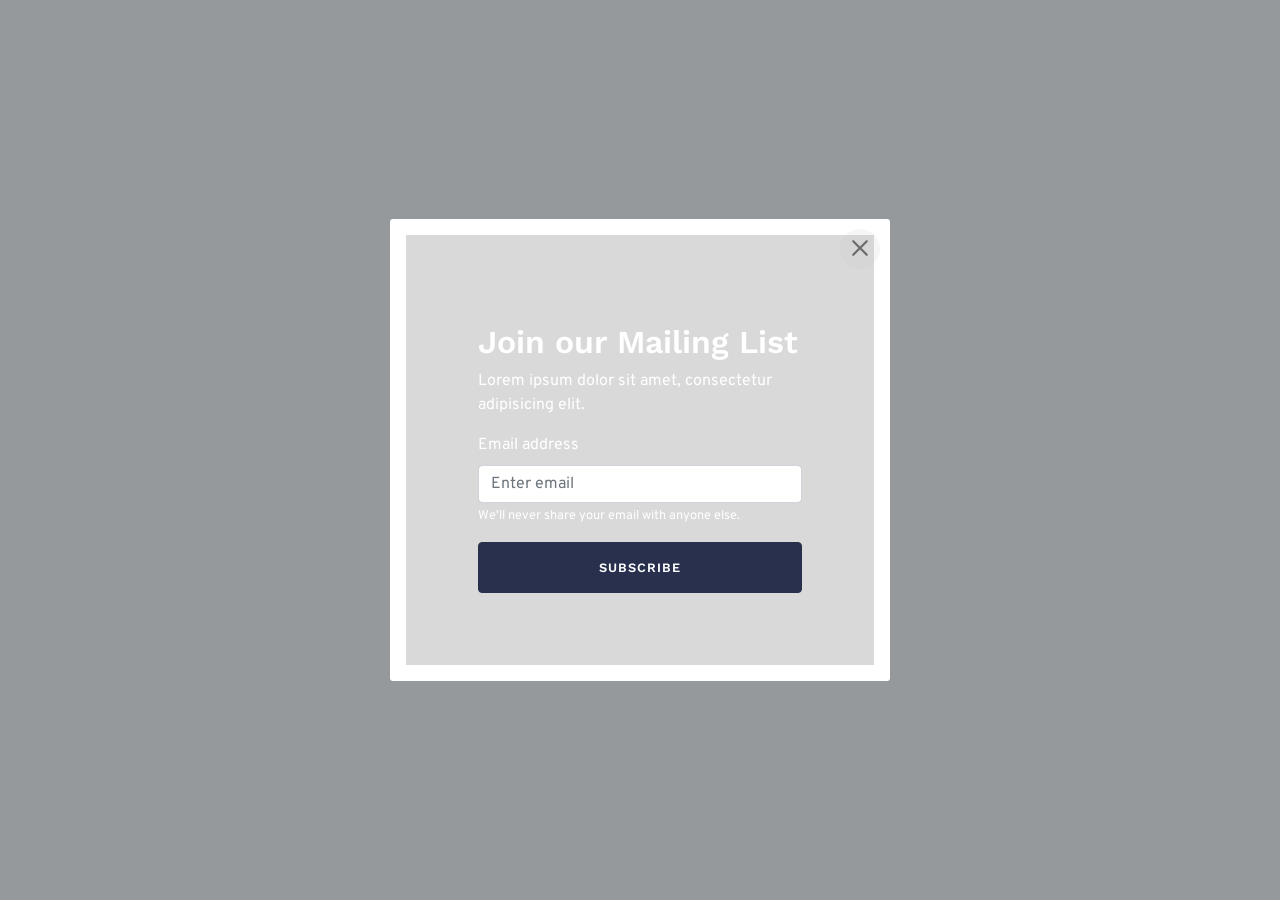
<file: lunar-atomui/modal-10.html>
<!doctype html>
<html lang="en">
<head>
    <title>Lunar -  Free Bootstrap Modal and Popups  </title>
    <!-- Required meta tags -->
    <meta charset="utf-8">
    <meta name="viewport" content="width=device-width, initial-scale=1, shrink-to-fit=no">
    <!-- Bootstrap CSS -->
    <link rel="stylesheet" href="assets/bootstrap/css/bootstrap.min.css">
    <!-- Lunar CSS -->
    <link rel="stylesheet" href="assets/css/lunar.css">
    <link rel="stylesheet" href="assets/css/demo.css">
    <!-- Fonts -->
    <link rel="stylesheet" href="assets/css/animate.min.css">
    <link href="https://fonts.googleapis.com/css?family=Work+Sans:600" rel="stylesheet">
    <link href="https://fonts.googleapis.com/css?family=Overpass:300,400,600,700,800,900" rel="stylesheet">
    <link rel="icon" type="image/x-icon" href="assets/img/lunar.png"/>
    <link rel="icon" href="assets/img/lunar.png" type="image/png" sizes="16x16">
</head>
<body>

<div class="demo-area">
    <button  type="button"  class="btn btn-dark btn-cta" data-toggle="modal" data-target="#demoModal">
        Open Modal
    </button>
</div>
    <!-- Modal -->
    <div class="modal fade "   id="demoModal"  tabindex="-1" role="dialog"
         aria-labelledby="demoModal" aria-hidden="true">
        <div class="modal-dialog   modal-dialog-centered  " role="document">
            <div class="modal-content">
                <button type="button" class="close " data-dismiss="modal"
                        aria-label="Close">
                    <span aria-hidden="true">&times;</span>
                </button>
                <div class="modal-body">
                    <div  style="background-image: url('https://images.unsplash.com/photo-1543364038-8f2c1ec969f8?ixlib=rb-1.2.1&ixid=eyJhcHBfaWQiOjEyMDd9&auto=format&fit=crop&w=701&q=80')">
                        <div class="px-sm-5 py-sm-5 overlay-light">
                            <div class="text-white px-4 py-4">
                                <h2 class="pt-sm-3">Join our Mailing List</h2>
                                <p class="text-white">
                                    Lorem ipsum dolor sit amet, consectetur adipisicing elit.
                                </p>
                                <form>
                                    <div class="form-group">
                                        <label for="exampleInputEmail1">Email address</label>
                                        <input type="email" class="form-control" id="exampleInputEmail1" aria-describedby="emailHelp" placeholder="Enter email">
                                        <small id="emailHelp" class="form-text text-white">We'll never share your email with anyone else.</small>
                                    </div>

                                    <button type="submit" class="btn btn-cstm-dark btn-block btn-cta" data-dismiss="modal" aria-label="Close">Subscribe</button>
                                </form>
                            </div>
                        </div>
                    </div>
                </div>


            </div>
        </div>
    </div>
    <!-- Modal Ends -->




<!--end content here-->
<div id="image"></div>
<script src="assets/js/jquery.min.js"></script>
<script src="assets/js/popper.min.js"></script>
<script src="assets/bootstrap/js/bootstrap.min.js"></script>
<script src="assets/js/lunar.js"></script>

<script src="assets/js/demo.js"></script>
</body>
</html>
</file>
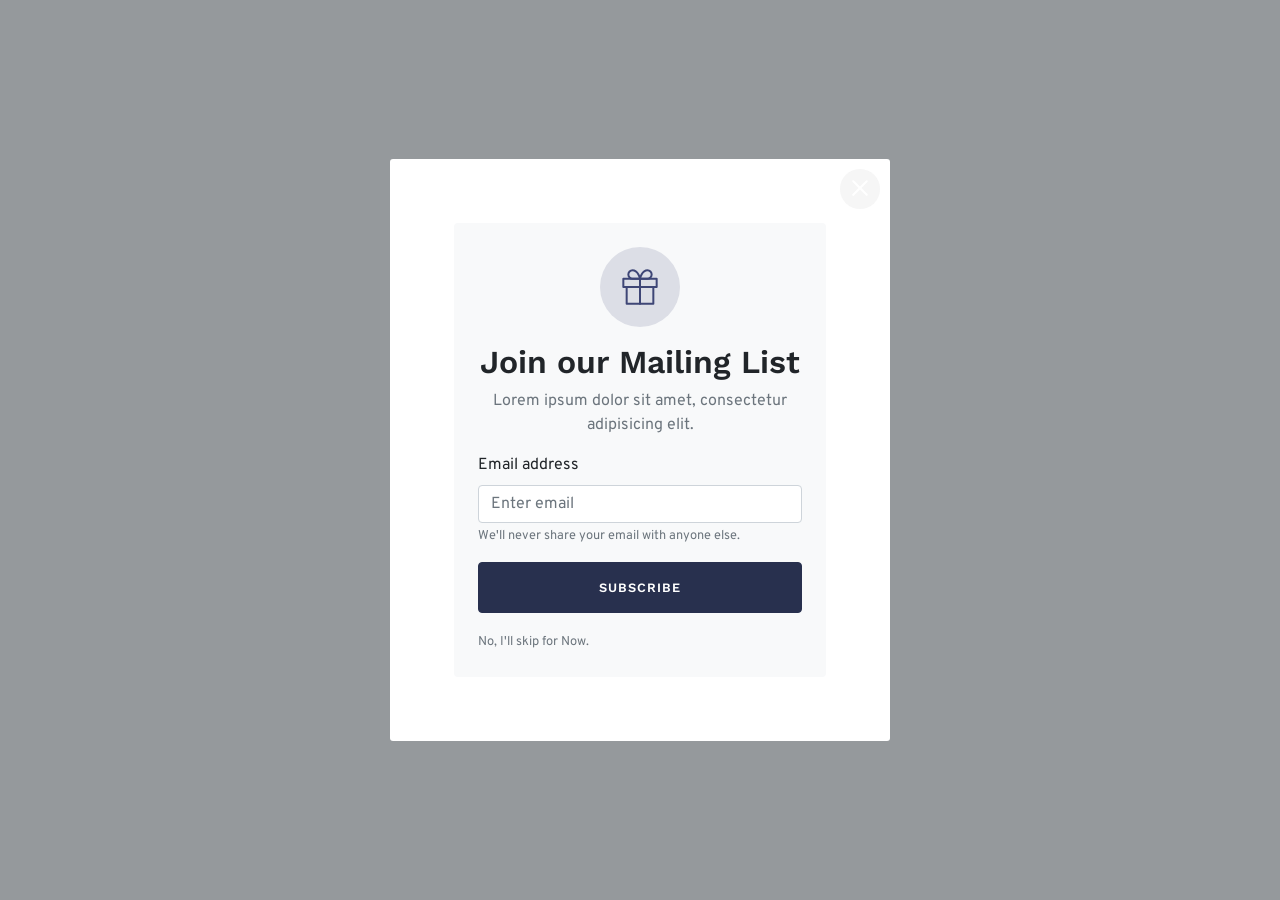
<file: lunar-atomui/modal-11.html>
<!doctype html>
<html lang="en">
<head>
    <title>Lunar -  Free Bootstrap Modal and Popups  </title>
    <!-- Required meta tags -->
    <meta charset="utf-8">
    <meta name="viewport" content="width=device-width, initial-scale=1, shrink-to-fit=no">
    <!-- Bootstrap CSS -->
    <link rel="stylesheet" href="assets/bootstrap/css/bootstrap.min.css">
    <!-- Lunar CSS -->
    <link rel="stylesheet" href="assets/css/lunar.css">
    <link rel="stylesheet" href="assets/css/demo.css">
    <!-- Fonts -->
    <link rel="stylesheet" href="assets/css/animate.min.css">
    <link href="https://fonts.googleapis.com/css?family=Work+Sans:600" rel="stylesheet">
    <link href="https://fonts.googleapis.com/css?family=Overpass:300,400,600,700,800,900" rel="stylesheet">
    <link rel="icon" type="image/x-icon" href="assets/img/lunar.png"/>
    <link rel="icon" href="assets/img/lunar.png" type="image/png" sizes="16x16">
</head>
<body>

<div class="demo-area">
    <button  type="button"  class="btn btn-dark btn-cta" data-toggle="modal" data-target="#demoModal">
        Open Modal
    </button>
</div>
    <!-- Modal -->
    <div class="modal fade "   id="demoModal"  tabindex="-1" role="dialog"
         aria-labelledby="demoModal" aria-hidden="true">
        <div class="modal-dialog   modal-dialog-centered  " role="document">
            <div class="modal-content">
                <button type="button" class="close light" data-dismiss="modal"
                        aria-label="Close">
                    <span aria-hidden="true">&times;</span>
                </button>
                <div class="modal-body" style="background-image: url('https://images.unsplash.com/photo-1536147116438-62679a5e01f2?ixlib=rb-1.2.1&auto=format&fit=crop&w=634&q=80')">
                    <div  >
                        <div class="px-sm-5 py-sm-5 ">
                            <div class=" bg-light rounded px-4 py-4">
                                <div class="text-center" >
                                    <img src="assets/img/gift.svg" alt="">
                                </div>
                                <h2 class="pt-sm-3 text-center">Join our Mailing List</h2>
                                <p class="text-muted text-center">
                                    Lorem ipsum dolor sit amet, consectetur adipisicing elit.
                                </p>
                                <form>
                                    <div class="form-group">
                                        <label for="exampleInputEmail1">Email address</label>
                                        <input type="email" class="form-control" id="exampleInputEmail1" aria-describedby="emailHelp" placeholder="Enter email">
                                        <small id="emailHelp" class="form-text text-muted">We'll never share your email with anyone else.</small>
                                    </div>

                                    <button type="submit" class="btn btn-cstm-dark btn-block btn-cta" data-dismiss="modal" aria-label="Close">Subscribe</button>
                                </form>
                                <div class="pt-3 ">
                                    <small  ><a href="#" data-dismiss="modal" aria-label="Close" class="text-muted">No, I'll skip for Now.</a></small>
                                </div>
                            </div>
                        </div>
                    </div>
                </div>


            </div>
        </div>
    </div>
    <!-- Modal Ends -->




<!--end content here-->
<div id="image"></div>
<script src="assets/js/jquery.min.js"></script>
<script src="assets/js/popper.min.js"></script>
<script src="assets/bootstrap/js/bootstrap.min.js"></script>
<script src="assets/js/lunar.js"></script>

<script src="assets/js/demo.js"></script>
</body>
</html>
</file>
<file: lunar-atomui/assets/css/lunar.css>
/**
 *
Lunar version  1.0
The MIT License (MIT)
Copyright (c) 2011-2019 vivekvasani955@gmail.com

Permission is hereby granted, free of charge, to any person obtaining a copy
of this software and associated documentation files (the "Software"), to deal
in the Software without restriction, including without limitation the rights
to use, copy, modify, merge, publish, distribute, sublicense, and/or sell
copies of the Software, and to permit persons to whom the Software is
furnished to do so, subject to the following conditions:

The above copyright notice and this permission notice shall be included in
all copies or substantial portions of the Software.

THE SOFTWARE IS PROVIDED "AS IS", WITHOUT WARRANTY OF ANY KIND, EXPRESS OR
IMPLIED, INCLUDING BUT NOT LIMITED TO THE WARRANTIES OF MERCHANTABILITY,
FITNESS FOR A PARTICULAR PURPOSE AND NONINFRINGEMENT. IN NO EVENT SHALL THE
AUTHORS OR COPYRIGHT HOLDERS BE LIABLE FOR ANY CLAIM, DAMAGES OR OTHER
LIABILITY, WHETHER IN AN ACTION OF CONTRACT, TORT OR OTHERWISE, ARISING FROM,
OUT OF OR IN CONNECTION WITH THE SOFTWARE OR THE USE OR OTHER DEALINGS IN
THE SOFTWARE.
 */
.modal .modal-dialog.modal-full-width {
  width: 100% !important;
  max-width: 100% !important;
  margin: 0 !important;
  left: 0 !important;
  right: 0 !important;
}
.modal .modal-content {
  border: 0;
  border-radius: 3px;
}
.modal.fade.modal-top-left .modal-dialog {
  width: 100%;
  position: absolute;
  top: 0;
}
@media (min-width: 576px) {
  .modal.fade.modal-top-left .modal-dialog {
    left: 1.75rem;
    margin: 1.75rem auto;
  }
}
@media (max-width: 767.98px) {
  .modal.fade.modal-top-left .modal-dialog {
    width: calc(100% - (0.5rem*2));
  }
}
.modal.fade.modal-top-right .modal-dialog {
  width: 100%;
  position: absolute;
  top: 0;
}
@media (min-width: 576px) {
  .modal.fade.modal-top-right .modal-dialog {
    right: 1.75rem;
    margin: 1.75rem auto;
  }
}
@media (max-width: 767.98px) {
  .modal.fade.modal-top-right .modal-dialog {
    width: calc(100% - (0.5rem*2));
  }
}
.modal.fade.modal-bottom-right .modal-dialog {
  width: 100%;
  position: absolute;
  bottom: 0;
}
@media (min-width: 576px) {
  .modal.fade.modal-bottom-right .modal-dialog {
    right: 1.75rem;
    margin: 1.75rem auto;
  }
}
@media (max-width: 767.98px) {
  .modal.fade.modal-bottom-right .modal-dialog {
    width: calc(100% - (0.5rem*2));
  }
}
.modal.fade.modal-bottom-left .modal-dialog {
  width: 100%;
  position: absolute;
  bottom: 0;
}
@media (min-width: 576px) {
  .modal.fade.modal-bottom-left .modal-dialog {
    left: 1.75rem;
    margin: 1.75rem auto;
  }
}
@media (max-width: 767.98px) {
  .modal.fade.modal-bottom-left .modal-dialog {
    width: calc(100% - (0.5rem*2));
  }
}
.modal.fade.modal-bottom-center .modal-dialog {
  position: absolute;
  bottom: 0;
  right: 0;
  left: 0;
}
@media (min-width: 576px) {
  .modal.fade.modal-bottom-center .modal-dialog {
    margin: 1.75rem auto;
  }
}
@media (max-width: 767.98px) {
  .modal.fade.modal-bottom-center .modal-dialog {
    width: calc(100% - (0.5rem*2));
  }
}
.modal .close {
  position: absolute;
  z-index: 1;
  right: 10px !important;
  top: 10px !important;
  height: 2.5rem;
  width: 2.5rem;
  background: rgba(193, 193, 193, 0.3) !important;
  border-radius: 50%;
  font-size: 1.8rem;
  padding: 0;
}
.modal .close:focus {
  outline: 0;
}
.modal .close span {
  background-image: url("data:image/svg+xml;charset=utf8,%3Csvg xmlns='http://www.w3.org/2000/svg' fill='currentColor' viewBox='0 0 16 16'%3E%3Cpath d='M14.7,1.3c-0.4-0.4-1-0.4-1.4,0L8,6.6L2.7,1.3c-0.4-0.4-1-0.4-1.4,0s-0.4,1,0,1.4L6.6,8l-5.3,5.3 c-0.4,0.4-0.4,1,0,1.4C1.5,14.9,1.7,15,2,15s0.5-0.1,0.7-0.3L8,9.4l5.3,5.3c0.2,0.2,0.5,0.3,0.7,0.3s0.5-0.1,0.7-0.3 c0.4-0.4,0.4-1,0-1.4L9.4,8l5.3-5.3C15.1,2.3,15.1,1.7,14.7,1.3z'/%3E%3C/svg%3E");
  background-repeat: no-repeat;
  background-size: contain;
  color: transparent;
  text-shadow: none;
  background-position: center;
}
.modal .close.light span {
  background-image: url("data:image/svg+xml;charset=utf8,%3Csvg xmlns='http://www.w3.org/2000/svg' fill='%23ffffff' viewBox='0 0 16 16'%3E%3Cpath d='M14.7,1.3c-0.4-0.4-1-0.4-1.4,0L8,6.6L2.7,1.3c-0.4-0.4-1-0.4-1.4,0s-0.4,1,0,1.4L6.6,8l-5.3,5.3 c-0.4,0.4-0.4,1,0,1.4C1.5,14.9,1.7,15,2,15s0.5-0.1,0.7-0.3L8,9.4l5.3,5.3c0.2,0.2,0.5,0.3,0.7,0.3s0.5-0.1,0.7-0.3 c0.4-0.4,0.4-1,0-1.4L9.4,8l5.3-5.3C15.1,2.3,15.1,1.7,14.7,1.3z'/%3E%3C/svg%3E");
}
.modal .close.size-sm {
  transform: scale(0.5);
  right: 0.5rem;
  top: 0.5rem;
}
.modal .close.close-pinned {
  top: -19px;
  right: -19px;
}

.modal[data-popup=true] {
  position: relative;
  top: unset;
  left: unset;
  right: unset;
  bottom: unset;
  width: unset;
  height: unset;
}
.modal[data-popup=true].fade.modal-top-left .modal-dialog, .modal[data-popup=true].fade.modal-top-right .modal-dialog, .modal[data-popup=true].fade.modal-bottom-right .modal-dialog, .modal[data-popup=true].fade.modal-bottom-left .modal-dialog, .modal[data-popup=true].fade.modal-bottom-center .modal-dialog {
  position: fixed;
}
.modal[data-popup=true].fade .modal-content {
  box-shadow: 0 20px 60px -2px rgba(18, 21, 35, 0.19);
}

.body-scrollable {
  overflow: unset;
  padding-right: unset !important;
}
.body-scrollable .modal-backdrop {
  display: none;
}

.modal-backdrop {
  background: #2d343a;
}

/*Bigger CTA Style Button*/
.btn-cta {
  text-transform: uppercase;
  letter-spacing: 1px;
  padding: 15px 20px;
  font-size: 0.8rem;
  font-weight: 600;
}

/*Alert styles*/
.event-type {
  border: 3px solid #e0e6ed;
  height: 80px;
  width: 80px;
  border-radius: 50%;
  display: inline-flex;
  justify-content: center;
  align-items: center;
  transition: all ease 0.2s;
  transition-delay: 0.3s;
}


.event-type .event-indicator {
  transition: all cubic-bezier(0, 0.89, 0.44, 1) 0.2s;
  transform: scale(0);
  opacity: 0;
  transition-delay: 0.5s;
}

.show .event-type .event-indicator {
  transform: scale(1);
  opacity: 1;
}

.show .event-type {
  border-color: #e0e6ed;
  background-color: #e0e6ed;
}

.show .event-type.success {
  border-color: #00CC99;
  background-color: #00CC99;
}

.show .event-type.error {
  border-color: #f2545b;
  background-color: #f2545b;
}

.show .event-type.warning {
  border-color: #f7bc06;
  background-color: #f7bc06;
}

.show .event-type.info {
  border-color: #19b5fe;
  background-color: #19b5fe;
}

/*==================================*/
/* Additional Utilities */
/*==================================*/
/*Bigger CTA Style Button*/
.btn-cta {
  text-transform: uppercase;
  letter-spacing: 1px;
  padding: 15px 20px;
  font-size: 0.8rem;
  font-weight: 600;
}

/*Overlay for images*/
.modal .overlay {
  background-color: rgba(0, 0, 0, 0.35);
}

.modal .overlay-light {
  background-color: rgba(0, 0, 0, 0.15);
}

/*Negative margins for creating pull effect */
.modal .pull-up-lg {
  margin-top: -70px;
}

.modal .pull-up-sm {
  /*margin-top: -35px;*/
}

.modal .border-thick {
  border-width: 0.3rem !important;
}

.bg-img {
  background-size: cover;
  background-position: center;
  background-repeat: no-repeat;
}

.pointer-events-none {
  pointer-events: none;
}

/*Height utilities*/
.m-h-10 {
  min-height: 10vh;
}

.m-h-20 {
  min-height: 20vh;
}

.m-h-30 {
  min-height: 30vh;
}

.m-h-40 {
  min-height: 40vh;
}

.m-h-50 {
  min-height: 50vh;
}

.m-h-60 {
  min-height: 60vh;
}

.m-h-70 {
  min-height: 70vh;
}

.m-h-80 {
  min-height: 80vh;
}

.m-h-90 {
  min-height: 90vh;
}

.m-h-100 {
  min-height: 100vh;
}

.bg-rhino {
  background-color: #28304e !important;
}

.btn-cstm-light {
  color: #212841;
  background-color: #fff;
  border-color: #fff;
}

.btn-cstm-light:hover {
  color: #212841;
  background-color: #ececec;
  border-color: #e6e6e6;
}

.btn-cstm-light:focus, .btn-cstm-light.focus {
  box-shadow: 0 0 0 0.2rem rgba(255, 255, 255, 0.5);
}

.btn-cstm-light.disabled, .btn-cstm-light:disabled {
  color: #212841;
  background-color: #fff;
  border-color: #fff;
}

.btn-cstm-light:not(:disabled):not(.disabled):active, .btn-cstm-light:not(:disabled):not(.disabled).active, .show > .btn-cstm-light.dropdown-toggle {
  color: #212841;
  background-color: #e6e6e6;
  border-color: #dfdfdf;
}

.btn-cstm-light:not(:disabled):not(.disabled):active:focus, .btn-cstm-light:not(:disabled):not(.disabled).active:focus, .show > .btn-cstm-light.dropdown-toggle:focus {
  box-shadow: 0 0 0 0.2rem rgba(255, 255, 255, 0.5);
}

.btn-cstm-dark {
  color: #FFFFFF;
  background-color: #28304e;
  border-color: #28304e;
}

.btn-cstm-dark:hover {
  color: #FFFFFF;
  background-color: #1b2035;
  border-color: #171b2c;
}

.btn-cstm-dark:focus, .btn-cstm-dark.focus {
  box-shadow: 0 0 0 0.2rem rgba(40, 48, 78, 0.5);
}

.btn-cstm-dark.disabled, .btn-cstm-dark:disabled {
  color: #FFFFFF;
  background-color: #28304e;
  border-color: #28304e;
}

.btn-cstm-dark:not(:disabled):not(.disabled):active, .btn-cstm-dark:not(:disabled):not(.disabled).active, .show > .btn-cstm-dark.dropdown-toggle {
  color: #FFFFFF;
  background-color: #171b2c;
  border-color: #121624;
}

.btn-cstm-danger {
  color: #FFFFFF;
  background-color: #f2545b;
  border-color: #f2545b;
}

.btn-cstm-danger:hover {
  color: #FFFFFF;
  background-color: #ef3039;
  border-color: #ee252e;
}

.btn-cstm-danger:focus, .btn-cstm-danger.focus {
  box-shadow: 0 0 0 0.2rem rgba(242, 84, 91, 0.5);
}

.btn-cstm-danger.disabled, .btn-cstm-danger:disabled {
  color: #FFFFFF;
  background-color: #f2545b;
  border-color: #f2545b;
}

.btn-cstm-danger:not(:disabled):not(.disabled):active, .btn-cstm-danger:not(:disabled):not(.disabled).active, .show > .btn-cstm-danger.dropdown-toggle {
  color: #FFFFFF;
  background-color: #ee252e;
  border-color: #ed1922;
}

.btn-cstm-danger:not(:disabled):not(.disabled):active:focus, .btn-cstm-danger:not(:disabled):not(.disabled).active:focus, .show > .btn-cstm-danger.dropdown-toggle:focus {
  box-shadow: 0 0 0 0.2rem rgba(242, 84, 91, 0.5);
}

.btn-cstm-success {
  color: #FFFFFF;
  background-color: #00CC99;
  border-color: #00CC99;
}

.btn-cstm-success:hover {
  color: #FFFFFF;
  background-color: #00a67c;
  border-color: #009973;
}

.btn-cstm-success:focus, .btn-cstm-success.focus {
  box-shadow: 0 0 0 0.2rem rgba(0, 204, 153, 0.5);
}

.btn-cstm-success.disabled, .btn-cstm-success:disabled {
  color: #FFFFFF;
  background-color: #00CC99;
  border-color: #00CC99;
}

.btn-cstm-success:not(:disabled):not(.disabled):active, .btn-cstm-success:not(:disabled):not(.disabled).active, .show > .btn-cstm-success.dropdown-toggle {
  color: #FFFFFF;
  background-color: #009973;
  border-color: #008c69;
}

.btn-cstm-success:not(:disabled):not(.disabled):active:focus, .btn-cstm-success:not(:disabled):not(.disabled).active:focus, .show > .btn-cstm-success.dropdown-toggle:focus {
  box-shadow: 0 0 0 0.2rem rgba(0, 204, 153, 0.5);
}

.btn-cstm-secondary {
  color: #FFFFFF;
  background-color: #95AAC9;
  border-color: #95AAC9;
}

.btn-cstm-secondary:hover {
  color: #FFFFFF;
  background-color: #7c96bc;
  border-color: #738fb8;
}

.btn-cstm-secondary:focus, .btn-cstm-secondary.focus {
  box-shadow: 0 0 0 0.2rem rgba(149, 170, 201, 0.5);
}

.btn-cstm-secondary.disabled, .btn-cstm-secondary:disabled {
  color: #FFFFFF;
  background-color: #95AAC9;
  border-color: #95AAC9;
}

.btn-cstm-secondary:not(:disabled):not(.disabled):active, .btn-cstm-secondary:not(:disabled):not(.disabled).active, .show > .btn-cstm-secondary.dropdown-toggle {
  color: #FFFFFF;
  background-color: #738fb8;
  border-color: #6b88b3;
}

.btn-cstm-secondary:not(:disabled):not(.disabled):active:focus, .btn-cstm-secondary:not(:disabled):not(.disabled).active:focus, .show > .btn-cstm-secondary.dropdown-toggle:focus {
  box-shadow: 0 0 0 0.2rem rgba(149, 170, 201, 0.5);
}
</file>
<file: lunar-atomui/assets/css/demo.css>
body{
    font-family: Overpass;
}

h1, h2, h3, h4, h5, h6,
.h1, .h2, .h3, .h4, .h5, .h6 {
    font-family: "Work Sans";
    font-weight: 600;
}
.btn{
    font-family: "Work Sans";
}
.demo-panel {
    display: flex;
    overflow: hidden;
    height: 100vh;
}
.demo-area{
    display: flex;
    height: 100vh;
    justify-content: center;
    align-items: center;
}
.demo-sidebar {
    width: 320px;
    overflow: auto;
    height: 100vh;
    padding: 25px;
    background: #160f16;
}

.modal-preview{
    opacity: 0.7;
    transition: all ease 0.2s;
    overflow: hidden;
}

.modal-preview:hover {opacity: 1;}
.frame-window {flex: 1;}
.iframe{
    width: 100%;
    height: 100vh;
    border: 0;
}
.modal-name {
    color: #fff;
    text-decoration: none;
    position: absolute;
    z-index: 1;
    bottom: 10px;
    background: #000;
    padding: 4px 10px;
    font-size: 10px;
    left: 10px;
    border-radius: 29px;
    text-transform: uppercase;
    font-weight: 600;
}

.open-frame,.open-frame:hover {
    text-decoration: none;
    position: relative;
    display: block;
    border: 2px solid rgba(255, 255, 255, 0.18);
    border-radius: 0.25rem;
    height: 181.89px;
    background: rgba(255, 255, 255, 0.09);
}
.font-worksans{
    font-family: 'Work Sans';
    font-weight: 600;
}
.underline{
    color: inherit;
    border-bottom: 1px dashed currentColor;
    transition: all ease 0.2s;
}
.underline:hover{
    text-decoration: none;
    color: inherit;
    border-bottom: 1px solid currentColor;
}
@media (max-width: 768px){
    .frame-window{
        display: none;
    }
    .demo-sidebar{
        flex: 1;
    }
}
</file>
